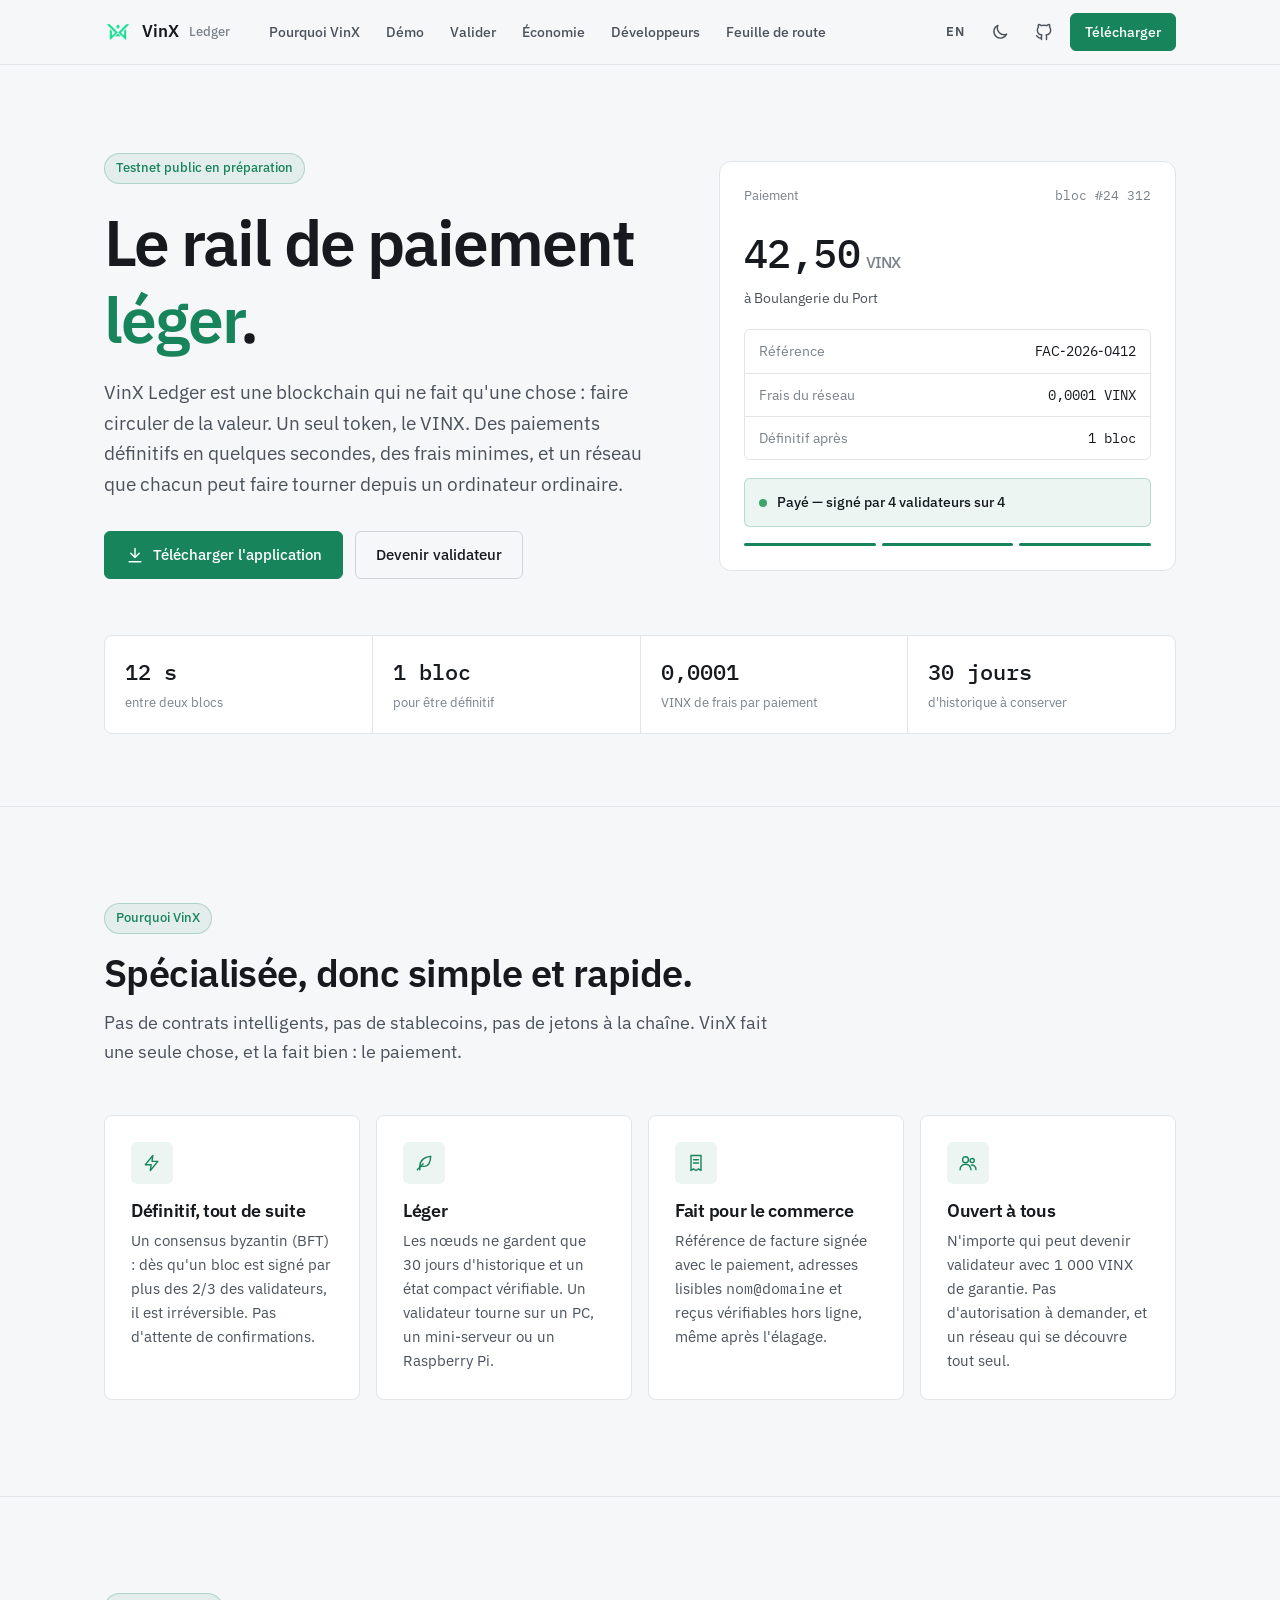
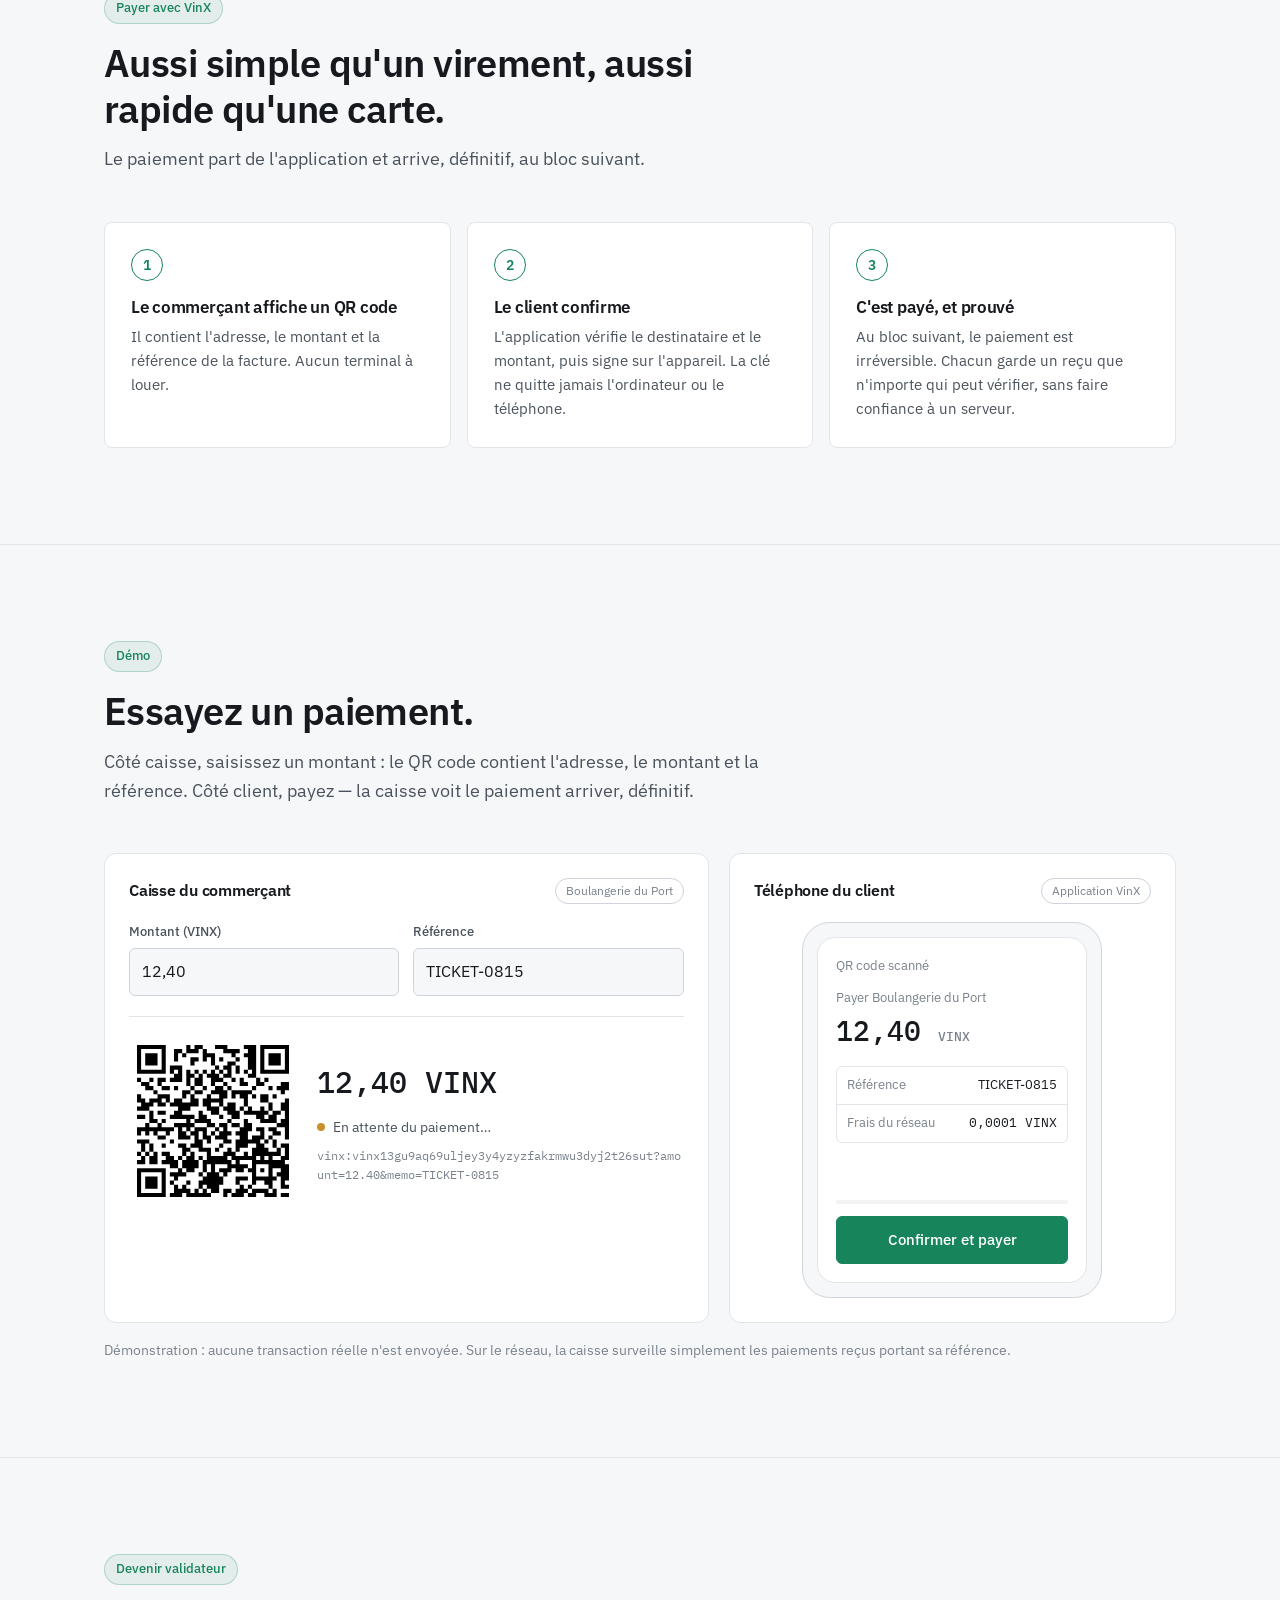
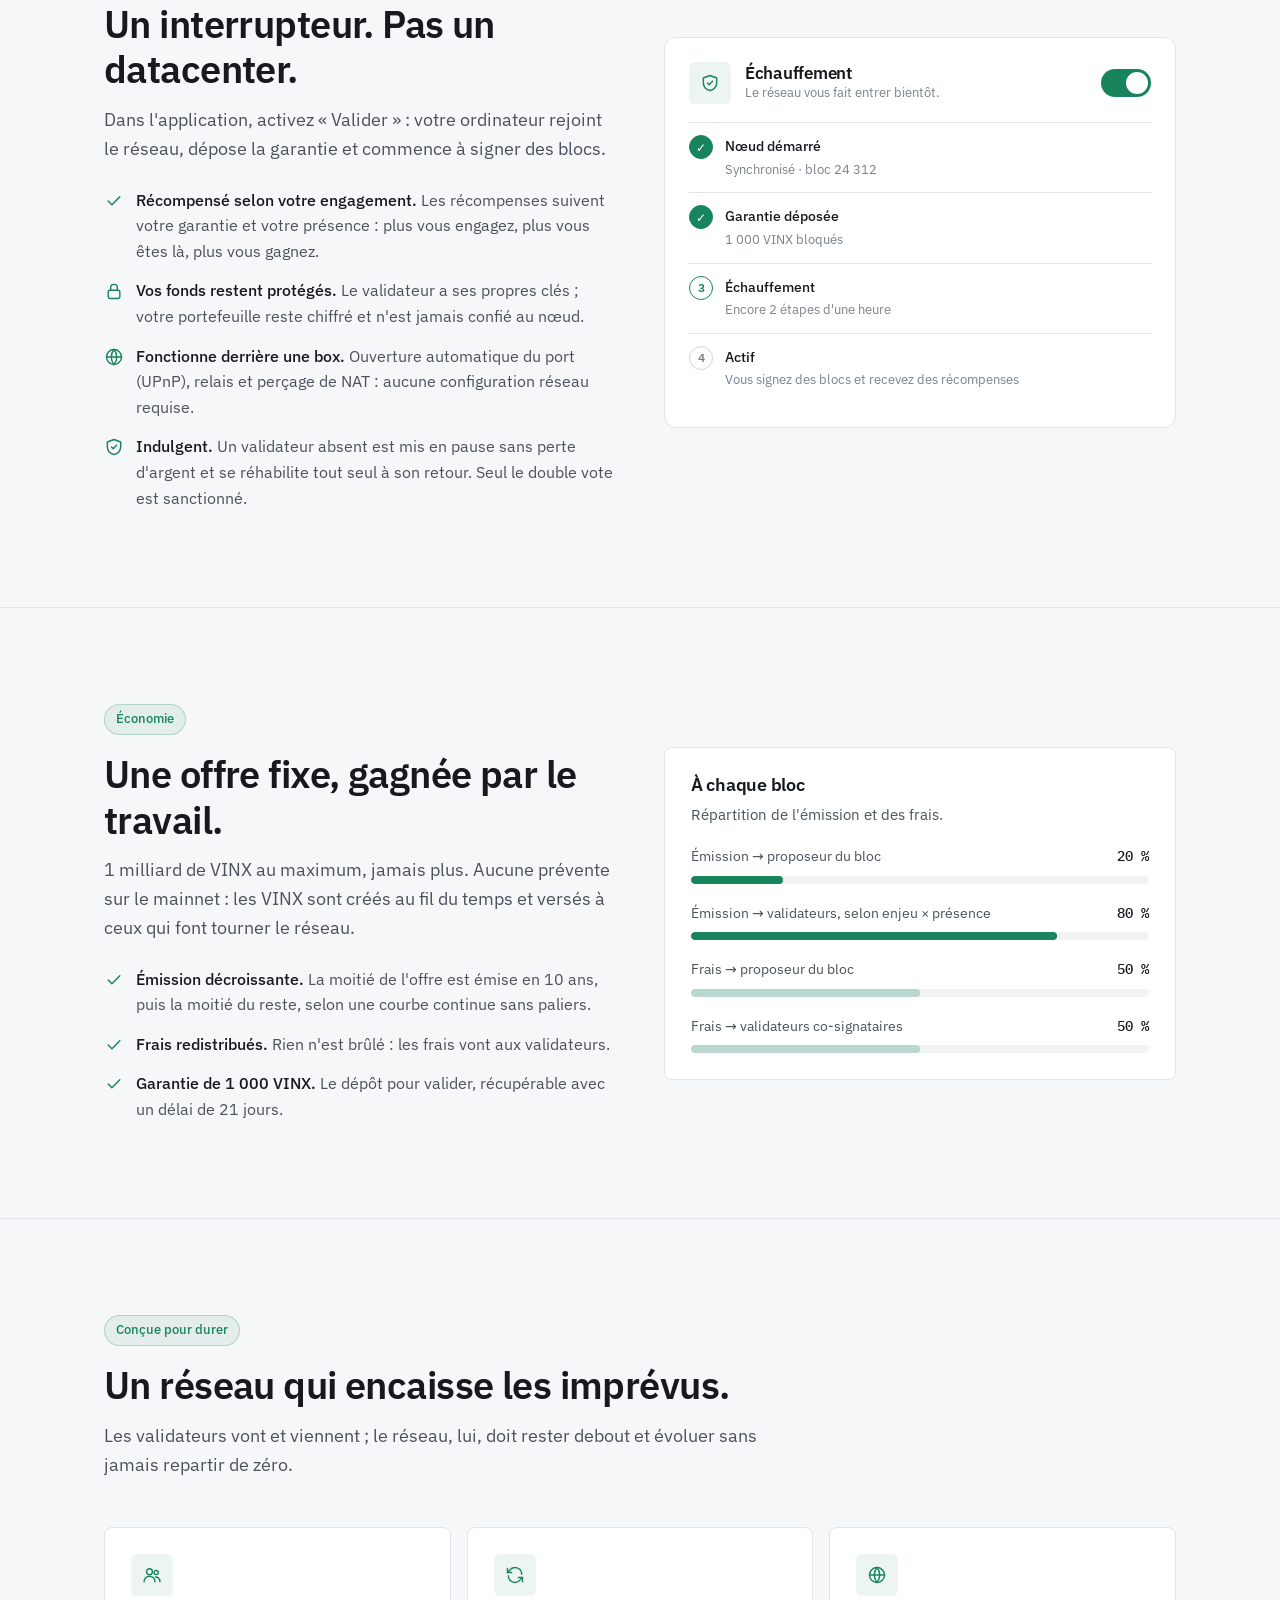
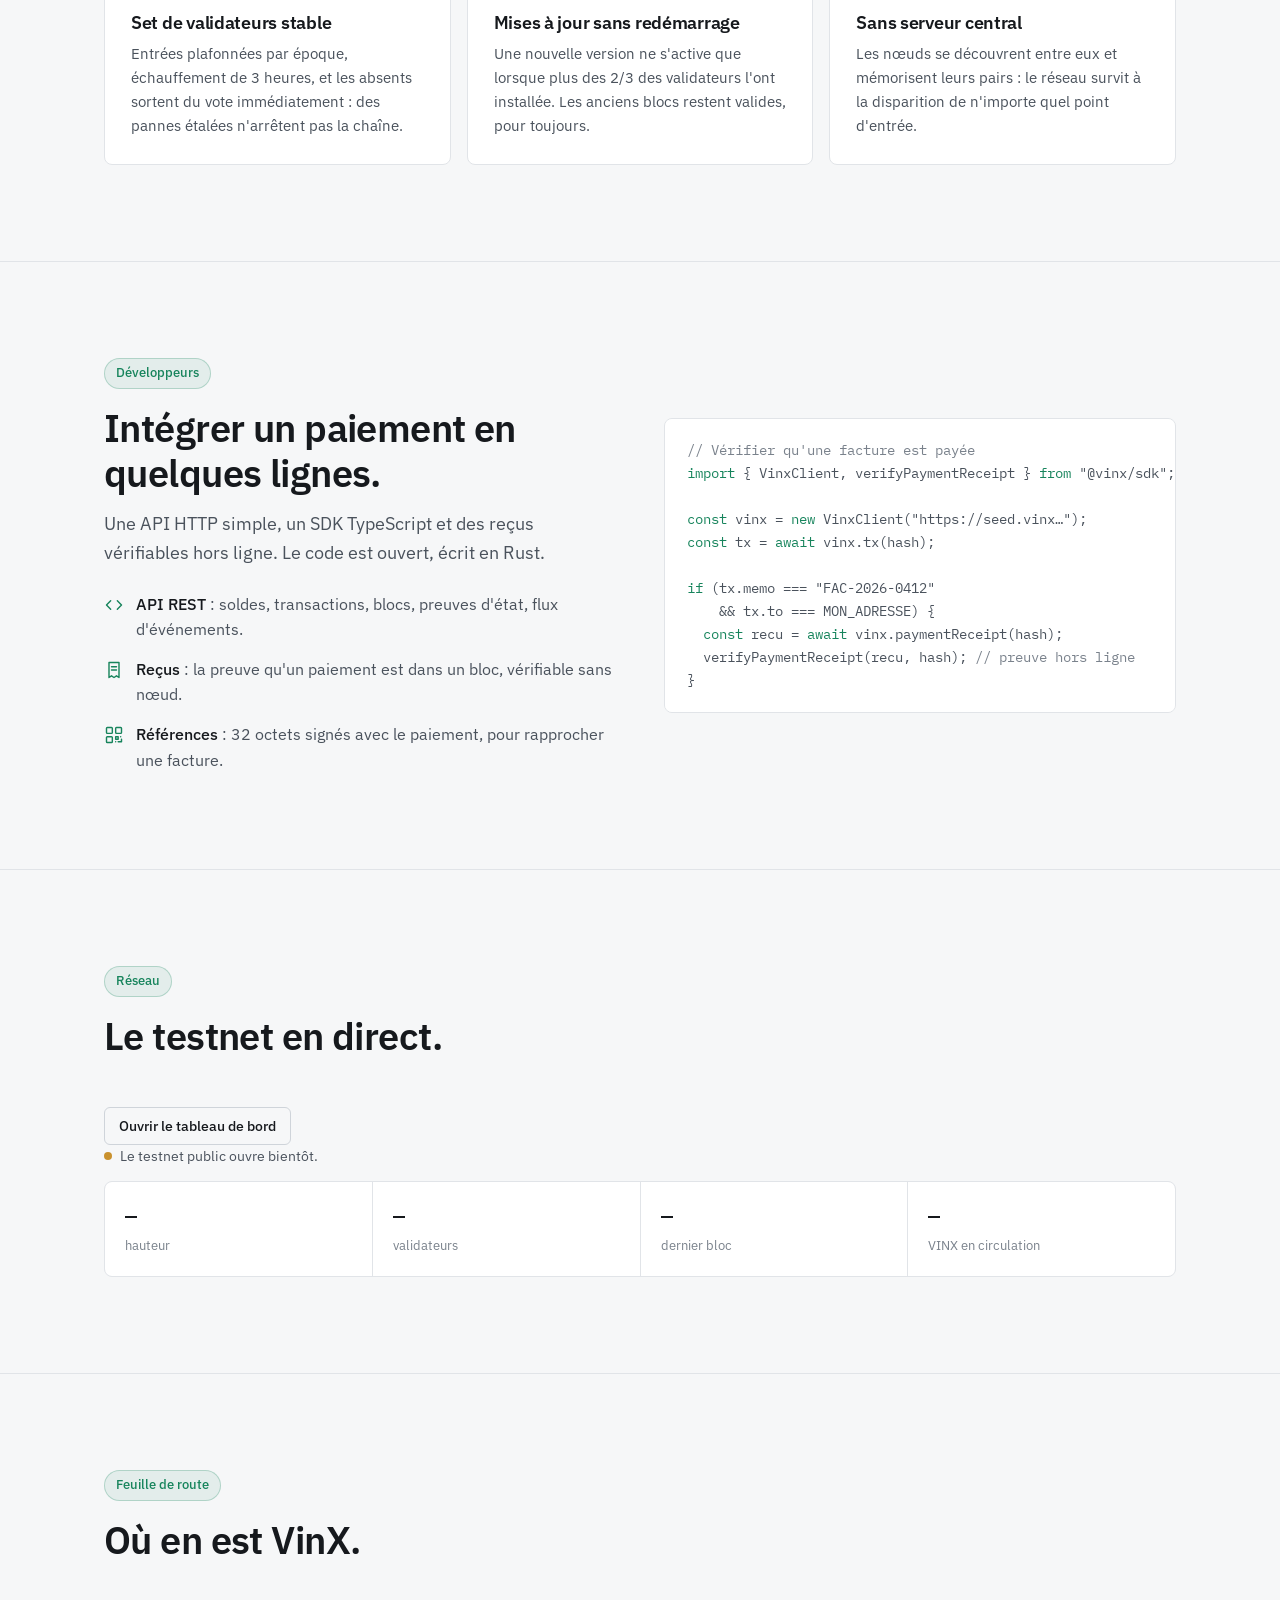
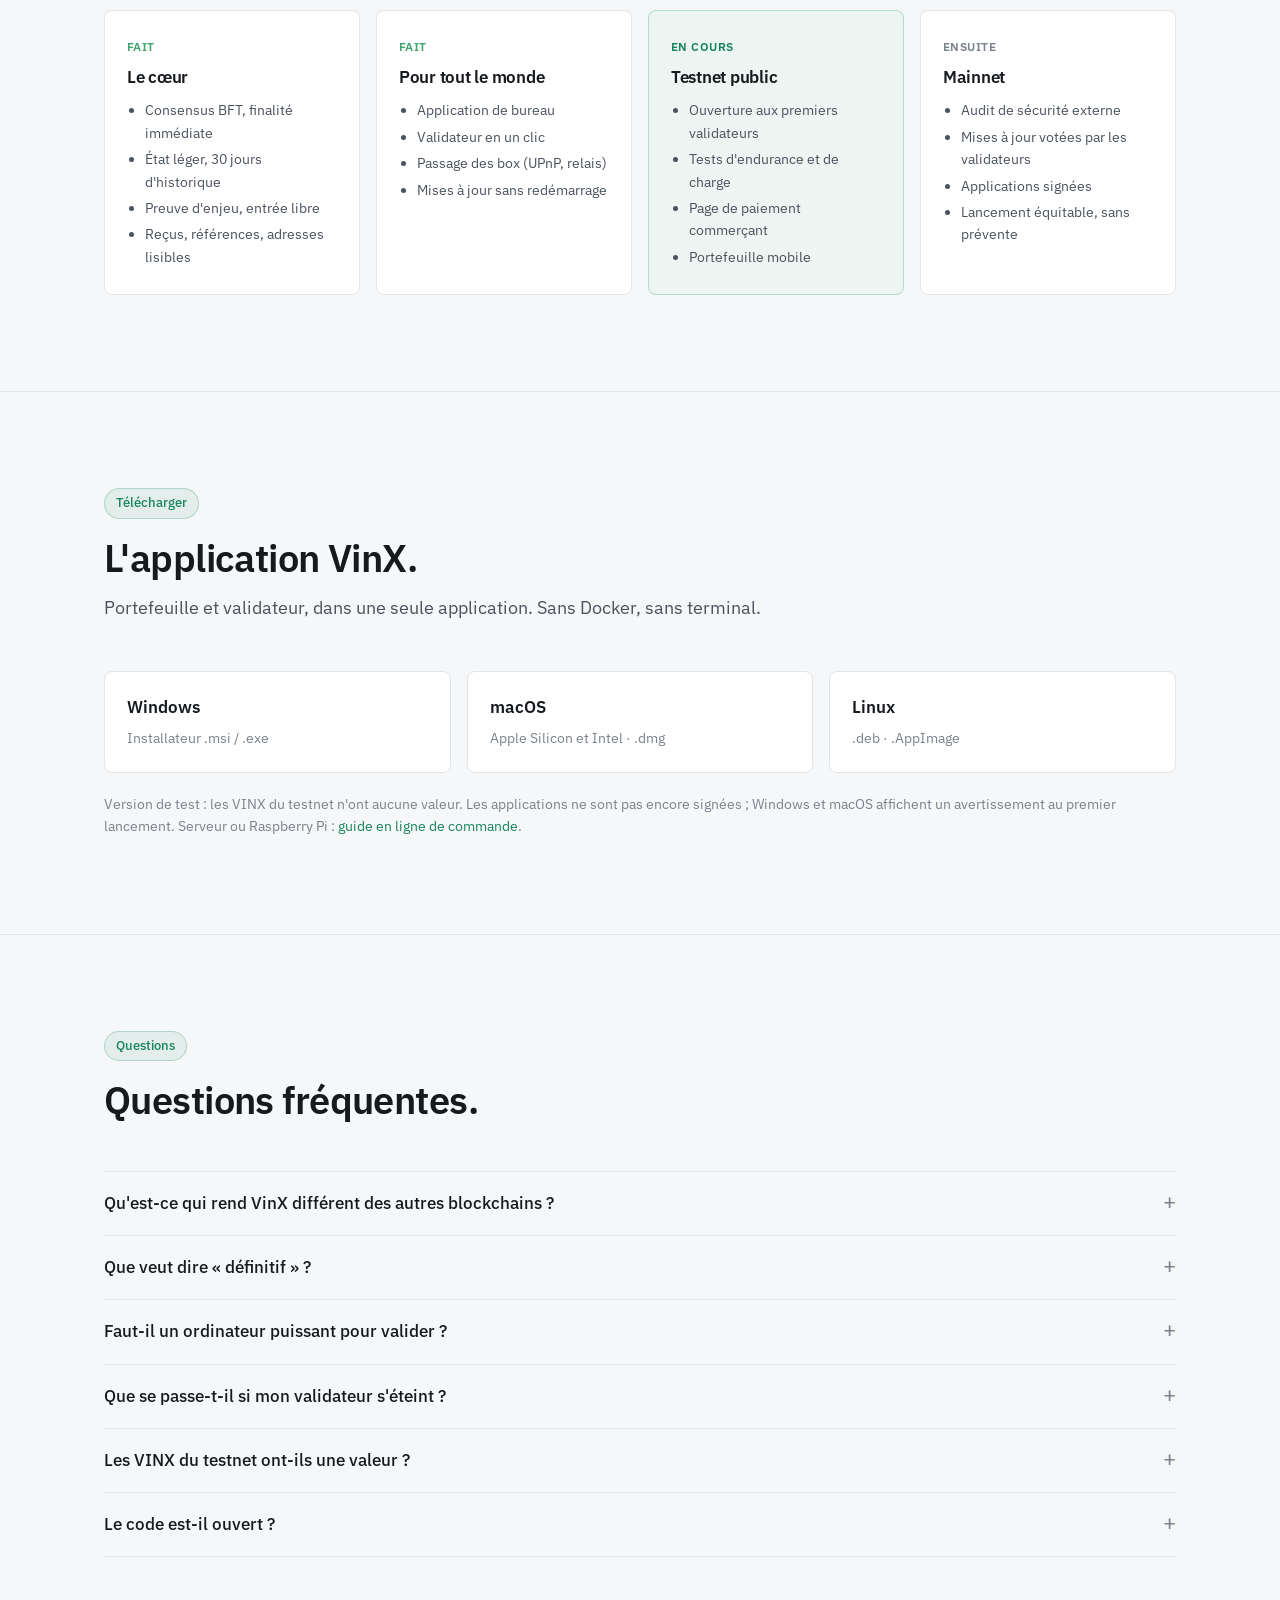
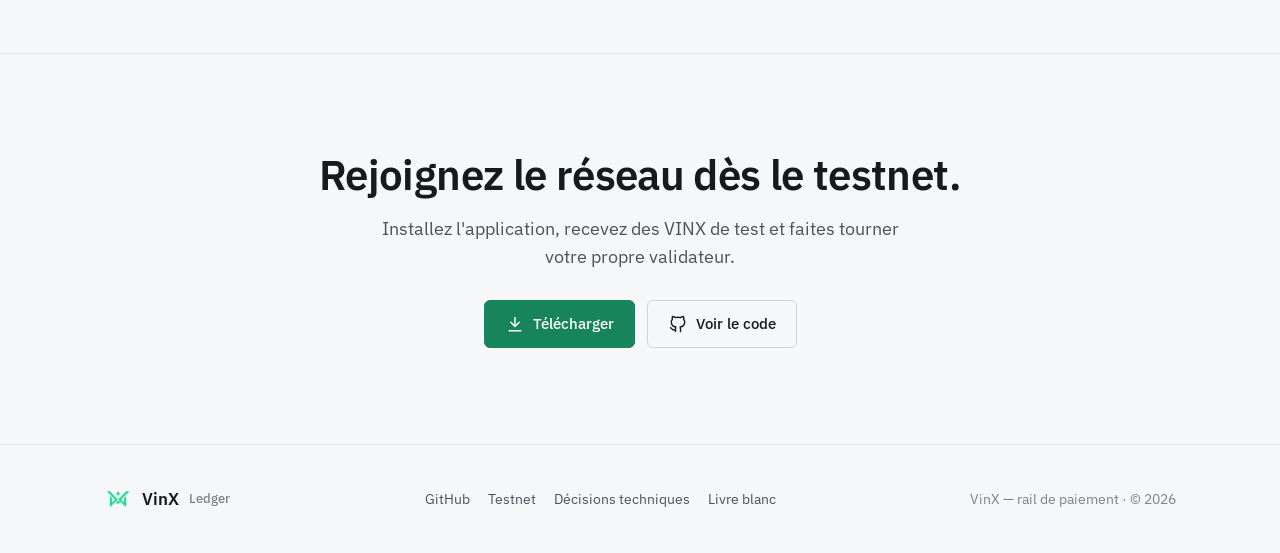
<file: index.html>
<!DOCTYPE html>
<html lang="fr">
<head>
<meta charset="utf-8">
<meta name="viewport" content="width=device-width, initial-scale=1">
<title>VinX Ledger — le rail de paiement léger</title>
<meta name="description" content="VinX Ledger : une blockchain dédiée au paiement. Un seul token, VINX. Paiements définitifs en quelques secondes, frais minimes, validateurs ouverts à tous depuis un ordinateur ordinaire.">
<meta property="og:title" content="VinX Ledger — le rail de paiement léger">
<meta property="og:description" content="Un seul token, une seule fonction : payer. Définitif en quelques secondes, validable depuis chez soi.">
<meta property="og:image" content="assets/logo.png">
<link rel="icon" type="image/png" href="assets/favicon.png">
<link rel="alternate" hreflang="fr" href="https://haitodann.github.io/VinX_web/">
<link rel="alternate" hreflang="en" href="https://haitodann.github.io/VinX_web/en/">
<link rel="stylesheet" href="style.css">
<script>try{var t=localStorage.getItem('vinx-theme');if(t)document.documentElement.dataset.theme=t}catch(e){}</script>
</head>
<body>
<svg width="0" height="0" style="position:absolute" aria-hidden="true">
  <symbol id="i-bolt" viewBox="0 0 24 24"><path d="M13 3 4 14h7l-1 7 9-11h-7z"/></symbol>
  <symbol id="i-feather" viewBox="0 0 24 24"><path d="M20 4c-7 0-13 5-13 12v4"/><path d="M7 16h6c4 0 7-5 7-12"/><path d="M4 20l7-7"/></symbol>
  <symbol id="i-receipt" viewBox="0 0 24 24"><path d="M6 3h12v18l-3-2-3 2-3-2-3 2z"/><path d="M9 8h6M9 12h6"/></symbol>
  <symbol id="i-users" viewBox="0 0 24 24"><circle cx="9" cy="8" r="3.5"/><path d="M2.5 20a6.5 6.5 0 0 1 13 0"/><circle cx="17" cy="9" r="2.5"/><path d="M16 14.5a5 5 0 0 1 5.5 5.5"/></symbol>
  <symbol id="i-check" viewBox="0 0 24 24"><path d="m5 12 4.5 4.5L19 7"/></symbol>
  <symbol id="i-shield" viewBox="0 0 24 24"><path d="M12 3l8 3v6c0 4.5-3.4 8.3-8 9-4.6-.7-8-4.5-8-9V6z"/><path d="m9 12 2 2 4-4"/></symbol>
  <symbol id="i-refresh" viewBox="0 0 24 24"><path d="M20 11a8 8 0 0 0-14.5-4.5L3 9"/><path d="M3 4v5h5"/><path d="M4 13a8 8 0 0 0 14.5 4.5L21 15"/><path d="M21 20v-5h-5"/></symbol>
  <symbol id="i-globe" viewBox="0 0 24 24"><circle cx="12" cy="12" r="9"/><path d="M3 12h18M12 3a14 14 0 0 1 0 18M12 3a14 14 0 0 0 0 18"/></symbol>
  <symbol id="i-code" viewBox="0 0 24 24"><path d="m8 7-5 5 5 5M16 7l5 5-5 5"/></symbol>
  <symbol id="i-qr" viewBox="0 0 24 24"><rect x="3" y="3" width="7" height="7" rx="1"/><rect x="14" y="3" width="7" height="7" rx="1"/><rect x="3" y="14" width="7" height="7" rx="1"/><path d="M14 14h3v3h-3zM20 14v.01M14 20h.01M17 20h4v-3"/></symbol>
  <symbol id="i-lock" viewBox="0 0 24 24"><rect x="5" y="11" width="14" height="10" rx="2"/><path d="M8 11V8a4 4 0 0 1 8 0v3"/></symbol>
  <symbol id="i-moon" viewBox="0 0 24 24"><path d="M20 14.5A8 8 0 0 1 9.5 4a8 8 0 1 0 10.5 10.5z"/></symbol>
  <symbol id="i-menu" viewBox="0 0 24 24"><path d="M4 7h16M4 12h16M4 17h16"/></symbol>
  <symbol id="i-dl" viewBox="0 0 24 24"><path d="M12 4v11M7 10l5 5 5-5M5 20h14"/></symbol>
  <symbol id="i-github" viewBox="0 0 24 24"><path d="M9 19c-4 1.5-4-2-6-2.5M15 21v-3.5c0-1 .1-1.4-.5-2 2.8-.3 5.5-1.4 5.5-6a4.6 4.6 0 0 0-1.3-3.2 4.2 4.2 0 0 0-.1-3.2s-1.1-.3-3.5 1.3a12 12 0 0 0-6.2 0C6.5 2.8 5.4 3.1 5.4 3.1a4.2 4.2 0 0 0-.1 3.2A4.6 4.6 0 0 0 4 9.5c0 4.6 2.7 5.7 5.5 6-.6.6-.6 1.2-.5 2V21"/></symbol>
</svg>

<header>
  <div class="wrap bar">
    <a class="brand" href="#top"><img src="assets/logo.png" alt="">VinX <small>Ledger</small></a>
    <nav class="main" id="nav">
      <a href="#pourquoi">Pourquoi VinX</a>
      <a href="#demo">Démo</a>
      <a href="#valider">Valider</a>
      <a href="#economie">Économie</a>
      <a href="#developpeurs">Développeurs</a>
      <a href="#feuille-de-route">Feuille de route</a>
    </nav>
    <div class="right">
      <a class="icon-btn lang" href="en/" hreflang="en" title="English">EN</a>
      <button class="icon-btn" id="theme" title="Thème clair / sombre" aria-label="Changer de thème"><svg class="i"><use href="#i-moon"/></svg></button>
      <a class="icon-btn" href="https://github.com/HaitoDann/VinX-Ledger" title="Code source" aria-label="Code source sur GitHub"><svg class="i"><use href="#i-github"/></svg></a>
      <a class="btn small" href="#telecharger">Télécharger</a>
      <button class="icon-btn menu-btn" id="menu" aria-label="Menu"><svg class="i"><use href="#i-menu"/></svg></button>
    </div>
  </div>
</header>

<main id="top">
  <!-- ── Héros ─────────────────────────────────────────────────────────── -->
  <section class="hero">
    <div class="wrap">
      <div class="hero-grid">
        <div>
          <span class="eyebrow">Testnet public en préparation</span>
          <h1>Le rail de paiement <em>léger</em>.</h1>
          <p class="lead">VinX Ledger est une blockchain qui ne fait qu'une chose : faire circuler de la valeur.
            Un seul token, le VINX. Des paiements définitifs en quelques secondes, des frais minimes,
            et un réseau que chacun peut faire tourner depuis un ordinateur ordinaire.</p>
          <div class="ctas">
            <a class="btn" href="#telecharger"><svg class="i"><use href="#i-dl"/></svg>Télécharger l'application</a>
            <a class="btn ghost" href="#valider">Devenir validateur</a>
          </div>
        </div>
        <div class="pay" aria-label="Exemple de paiement">
          <div class="pay-top"><span>Paiement</span><span class="mono">bloc #24 312</span></div>
          <div class="pay-amount">42,50<small>VINX</small></div>
          <div class="pay-to">à Boulangerie du Port</div>
          <div class="pay-rows">
            <div><span>Référence</span><span>FAC-2026-0412</span></div>
            <div><span>Frais du réseau</span><span class="mono">0,0001 VINX</span></div>
            <div><span>Définitif après</span><span class="mono">1 bloc</span></div>
          </div>
          <div class="pay-status"><span class="dot"></span>Payé — signé par 4 validateurs sur 4</div>
          <div class="pay-steps"><i></i><i></i><i></i></div>
        </div>
      </div>
      <div class="facts">
        <div><b>12 s</b><span>entre deux blocs</span></div>
        <div><b>1 bloc</b><span>pour être définitif</span></div>
        <div><b>0,0001</b><span>VINX de frais par paiement</span></div>
        <div><b>30 jours</b><span>d'historique à conserver</span></div>
      </div>
    </div>
  </section>

  <!-- ── Pourquoi ──────────────────────────────────────────────────────── -->
  <section id="pourquoi">
    <div class="wrap">
      <div class="section-head">
        <span class="eyebrow">Pourquoi VinX</span>
        <h2>Spécialisée, donc simple et rapide.</h2>
        <p>Pas de contrats intelligents, pas de stablecoins, pas de jetons à la chaîne. VinX fait une
          seule chose, et la fait bien : le paiement.</p>
      </div>
      <div class="grid g4">
        <div class="card"><div class="ico"><svg class="i"><use href="#i-bolt"/></svg></div>
          <h3>Définitif, tout de suite</h3>
          <p>Un consensus byzantin (BFT) : dès qu'un bloc est signé par plus des 2/3 des validateurs, il est irréversible. Pas d'attente de confirmations.</p></div>
        <div class="card"><div class="ico"><svg class="i"><use href="#i-feather"/></svg></div>
          <h3>Léger</h3>
          <p>Les nœuds ne gardent que 30 jours d'historique et un état compact vérifiable. Un validateur tourne sur un PC, un mini-serveur ou un Raspberry Pi.</p></div>
        <div class="card"><div class="ico"><svg class="i"><use href="#i-receipt"/></svg></div>
          <h3>Fait pour le commerce</h3>
          <p>Référence de facture signée avec le paiement, adresses lisibles <span class="mono">nom@domaine</span> et reçus vérifiables hors ligne, même après l'élagage.</p></div>
        <div class="card"><div class="ico"><svg class="i"><use href="#i-users"/></svg></div>
          <h3>Ouvert à tous</h3>
          <p>N'importe qui peut devenir validateur avec 1 000 VINX de garantie. Pas d'autorisation à demander, et un réseau qui se découvre tout seul.</p></div>
      </div>
    </div>
  </section>

  <!-- ── Paiement ──────────────────────────────────────────────────────── -->
  <section id="paiement">
    <div class="wrap">
      <div class="section-head">
        <span class="eyebrow">Payer avec VinX</span>
        <h2>Aussi simple qu'un virement, aussi rapide qu'une carte.</h2>
        <p>Le paiement part de l'application et arrive, définitif, au bloc suivant.</p>
      </div>
      <div class="steps">
        <div class="step"><h3>Le commerçant affiche un QR code</h3>
          <p>Il contient l'adresse, le montant et la référence de la facture. Aucun terminal à louer.</p></div>
        <div class="step"><h3>Le client confirme</h3>
          <p>L'application vérifie le destinataire et le montant, puis signe sur l'appareil. La clé ne quitte jamais l'ordinateur ou le téléphone.</p></div>
        <div class="step"><h3>C'est payé, et prouvé</h3>
          <p>Au bloc suivant, le paiement est irréversible. Chacun garde un reçu que n'importe qui peut vérifier, sans faire confiance à un serveur.</p></div>
      </div>
    </div>
  </section>

  <!-- ── Démo de paiement ─────────────────────────────────────────────── -->
  <section id="demo">
    <div class="wrap">
      <div class="section-head">
        <span class="eyebrow">Démo</span>
        <h2>Essayez un paiement.</h2>
        <p>Côté caisse, saisissez un montant : le QR code contient l'adresse, le montant et la référence. Côté client, payez — la caisse voit le paiement arriver, définitif.</p>
      </div>
      <div class="demo">
        <div class="panel">
          <div class="panel-head"><h3>Caisse du commerçant</h3><span class="tag">Boulangerie du Port</span></div>
          <div class="fields">
            <div><label class="field" for="d-amount">Montant (VINX)</label><input class="input mono" id="d-amount" value="12,40" inputmode="decimal"></div>
            <div><label class="field" for="d-ref">Référence</label><input class="input" id="d-ref" value="TICKET-0815" maxlength="32"></div>
          </div>
          <div class="till">
            <div class="qr-box" id="d-qr"><div class="paid">Payé ✓</div></div>
            <div>
              <div class="till-amount" id="d-till-amount">12,40 VINX</div>
              <div class="till-state" id="d-till-state"><span class="dot"></span><span id="d-till-txt">En attente du paiement…</span></div>
              <div class="uri" id="d-uri"></div>
            </div>
          </div>
        </div>
        <div class="panel">
          <div class="panel-head"><h3>Téléphone du client</h3><span class="tag">Application VinX</span></div>
          <div class="phone"><div class="screen" id="d-screen"></div></div>
        </div>
      </div>
      <p class="demo-note" id="d-note">Démonstration : aucune transaction réelle n'est envoyée. Sur le réseau, la caisse surveille simplement les paiements reçus portant sa référence.</p>
    </div>
  </section>

  <!-- ── Valider ───────────────────────────────────────────────────────── -->
  <section id="valider">
    <div class="wrap split">
      <div>
        <span class="eyebrow">Devenir validateur</span>
        <h2 style="font-size:clamp(28px,3.4vw,38px);margin-top:16px">Un interrupteur. Pas un datacenter.</h2>
        <p style="color:var(--dim);font-size:18px;margin-top:14px">Dans l'application, activez « Valider » : votre ordinateur rejoint le réseau, dépose la garantie et commence à signer des blocs.</p>
        <ul class="list">
          <li><svg class="i"><use href="#i-check"/></svg><span><b>Récompensé selon votre engagement.</b> Les récompenses suivent votre garantie et votre présence : plus vous engagez, plus vous êtes là, plus vous gagnez.</span></li>
          <li><svg class="i"><use href="#i-lock"/></svg><span><b>Vos fonds restent protégés.</b> Le validateur a ses propres clés ; votre portefeuille reste chiffré et n'est jamais confié au nœud.</span></li>
          <li><svg class="i"><use href="#i-globe"/></svg><span><b>Fonctionne derrière une box.</b> Ouverture automatique du port (UPnP), relais et perçage de NAT : aucune configuration réseau requise.</span></li>
          <li><svg class="i"><use href="#i-shield"/></svg><span><b>Indulgent.</b> Un validateur absent est mis en pause sans perte d'argent et se réhabilite tout seul à son retour. Seul le double vote est sanctionné.</span></li>
        </ul>
      </div>
      <div class="val" aria-label="Aperçu de la page Valider">
        <div class="val-head">
          <div class="ico"><svg class="i"><use href="#i-shield"/></svg></div>
          <div><h3>Échauffement</h3><p>Le réseau vous fait entrer bientôt.</p></div>
          <span class="switch" aria-hidden="true"></span>
        </div>
        <div class="track">
          <div class="done"><span class="n">✓</span><div><b>Nœud démarré</b><span>Synchronisé · bloc 24 312</span></div></div>
          <div class="done"><span class="n">✓</span><div><b>Garantie déposée</b><span>1 000 VINX bloqués</span></div></div>
          <div class="now"><span class="n">3</span><div><b>Échauffement</b><span>Encore 2 étapes d'une heure</span></div></div>
          <div><span class="n">4</span><div><b>Actif</b><span>Vous signez des blocs et recevez des récompenses</span></div></div>
        </div>
      </div>
    </div>
  </section>

  <!-- ── Économie ──────────────────────────────────────────────────────── -->
  <section id="economie">
    <div class="wrap split">
      <div>
        <span class="eyebrow">Économie</span>
        <h2 style="font-size:clamp(28px,3.4vw,38px);margin-top:16px">Une offre fixe, gagnée par le travail.</h2>
        <p style="color:var(--dim);font-size:18px;margin-top:14px">1 milliard de VINX au maximum, jamais plus. Aucune prévente sur le mainnet : les VINX
          sont créés au fil du temps et versés à ceux qui font tourner le réseau.</p>
        <ul class="list">
          <li><svg class="i"><use href="#i-check"/></svg><span><b>Émission décroissante.</b> La moitié de l'offre est émise en 10 ans, puis la moitié du reste, selon une courbe continue sans paliers.</span></li>
          <li><svg class="i"><use href="#i-check"/></svg><span><b>Frais redistribués.</b> Rien n'est brûlé : les frais vont aux validateurs.</span></li>
          <li><svg class="i"><use href="#i-check"/></svg><span><b>Garantie de 1 000 VINX.</b> Le dépôt pour valider, récupérable avec un délai de 21 jours.</span></li>
        </ul>
      </div>
      <div class="card">
        <h3 style="margin-top:0">À chaque bloc</h3>
        <p>Répartition de l'émission et des frais.</p>
        <div class="bars">
          <div class="bar-row"><div class="lbl"><span>Émission → proposeur du bloc</span><b>20 %</b></div><div class="meter"><i style="width:20%"></i></div></div>
          <div class="bar-row"><div class="lbl"><span>Émission → validateurs, selon enjeu × présence</span><b>80 %</b></div><div class="meter"><i style="width:80%"></i></div></div>
          <div class="bar-row"><div class="lbl"><span>Frais → proposeur du bloc</span><b>50 %</b></div><div class="meter"><i class="alt" style="width:50%"></i></div></div>
          <div class="bar-row"><div class="lbl"><span>Frais → validateurs co-signataires</span><b>50 %</b></div><div class="meter"><i class="alt" style="width:50%"></i></div></div>
        </div>
      </div>
    </div>
  </section>

  <!-- ── Fiabilité ─────────────────────────────────────────────────────── -->
  <section id="fiabilite">
    <div class="wrap">
      <div class="section-head">
        <span class="eyebrow">Conçue pour durer</span>
        <h2>Un réseau qui encaisse les imprévus.</h2>
        <p>Les validateurs vont et viennent ; le réseau, lui, doit rester debout et évoluer sans jamais repartir de zéro.</p>
      </div>
      <div class="grid g3">
        <div class="card"><div class="ico"><svg class="i"><use href="#i-users"/></svg></div>
          <h3>Set de validateurs stable</h3>
          <p>Entrées plafonnées par époque, échauffement de 3 heures, et les absents sortent du vote immédiatement : des pannes étalées n'arrêtent pas la chaîne.</p></div>
        <div class="card"><div class="ico"><svg class="i"><use href="#i-refresh"/></svg></div>
          <h3>Mises à jour sans redémarrage</h3>
          <p>Une nouvelle version ne s'active que lorsque plus des 2/3 des validateurs l'ont installée. Les anciens blocs restent valides, pour toujours.</p></div>
        <div class="card"><div class="ico"><svg class="i"><use href="#i-globe"/></svg></div>
          <h3>Sans serveur central</h3>
          <p>Les nœuds se découvrent entre eux et mémorisent leurs pairs : le réseau survit à la disparition de n'importe quel point d'entrée.</p></div>
      </div>
    </div>
  </section>

  <!-- ── Développeurs ──────────────────────────────────────────────────── -->
  <section id="developpeurs">
    <div class="wrap split">
      <div>
        <span class="eyebrow">Développeurs</span>
        <h2 style="font-size:clamp(28px,3.4vw,38px);margin-top:16px">Intégrer un paiement en quelques lignes.</h2>
        <p style="color:var(--dim);font-size:18px;margin-top:14px">Une API HTTP simple, un SDK TypeScript et des reçus vérifiables hors ligne. Le code est ouvert, écrit en Rust.</p>
        <ul class="list">
          <li><svg class="i"><use href="#i-code"/></svg><span><b>API REST</b> : soldes, transactions, blocs, preuves d'état, flux d'événements.</span></li>
          <li><svg class="i"><use href="#i-receipt"/></svg><span><b>Reçus</b> : la preuve qu'un paiement est dans un bloc, vérifiable sans nœud.</span></li>
          <li><svg class="i"><use href="#i-qr"/></svg><span><b>Références</b> : 32 octets signés avec le paiement, pour rapprocher une facture.</span></li>
        </ul>
      </div>
      <pre aria-label="Exemple de code"><span class="c">// Vérifier qu'une facture est payée</span>
<span class="k">import</span> { VinxClient, verifyPaymentReceipt } <span class="k">from</span> "@vinx/sdk";

<span class="k">const</span> vinx = <span class="k">new</span> VinxClient("https://seed.vinx…");
<span class="k">const</span> tx = <span class="k">await</span> vinx.tx(hash);

<span class="k">if</span> (tx.memo === "FAC-2026-0412"
    &amp;&amp; tx.to === MON_ADRESSE) {
  <span class="k">const</span> recu = <span class="k">await</span> vinx.paymentReceipt(hash);
  verifyPaymentReceipt(recu, hash); <span class="c">// preuve hors ligne</span>
}</pre>
    </div>
  </section>

  <!-- ── Réseau en direct ──────────────────────────────────────────────── -->
  <section id="reseau">
    <div class="wrap">
      <div class="section-head">
        <span class="eyebrow">Réseau</span>
        <h2>Le testnet en direct.</h2>
      </div>
      <p><a class="btn ghost small" href="reseau.html">Ouvrir le tableau de bord</a></p>
      <div class="live-state" id="live-state"><span class="dot"></span><span id="live-txt">Le testnet public ouvre bientôt.</span></div>
      <div class="live">
        <div><b id="l-height">—</b><span>hauteur</span></div>
        <div><b id="l-vals">—</b><span>validateurs</span></div>
        <div><b id="l-block">—</b><span>dernier bloc</span></div>
        <div><b id="l-supply">—</b><span>VINX en circulation</span></div>
      </div>
    </div>
  </section>

  <!-- ── Feuille de route ──────────────────────────────────────────────── -->
  <section id="feuille-de-route">
    <div class="wrap">
      <div class="section-head">
        <span class="eyebrow">Feuille de route</span>
        <h2>Où en est VinX.</h2>
      </div>
      <div class="road">
        <div class="phase done"><span class="tag">Fait</span><h3>Le cœur</h3>
          <ul><li>Consensus BFT, finalité immédiate</li><li>État léger, 30 jours d'historique</li><li>Preuve d'enjeu, entrée libre</li><li>Reçus, références, adresses lisibles</li></ul></div>
        <div class="phase done"><span class="tag">Fait</span><h3>Pour tout le monde</h3>
          <ul><li>Application de bureau</li><li>Validateur en un clic</li><li>Passage des box (UPnP, relais)</li><li>Mises à jour sans redémarrage</li></ul></div>
        <div class="phase now"><span class="tag">En cours</span><h3>Testnet public</h3>
          <ul><li>Ouverture aux premiers validateurs</li><li>Tests d'endurance et de charge</li><li>Page de paiement commerçant</li><li>Portefeuille mobile</li></ul></div>
        <div class="phase"><span class="tag">Ensuite</span><h3>Mainnet</h3>
          <ul><li>Audit de sécurité externe</li><li>Mises à jour votées par les validateurs</li><li>Applications signées</li><li>Lancement équitable, sans prévente</li></ul></div>
      </div>
    </div>
  </section>

  <!-- ── Téléchargements ───────────────────────────────────────────────── -->
  <section id="telecharger">
    <div class="wrap">
      <div class="section-head">
        <span class="eyebrow">Télécharger</span>
        <h2>L'application VinX.</h2>
        <p>Portefeuille et validateur, dans une seule application. Sans Docker, sans terminal.</p>
      </div>
      <div class="dl">
        <a href="https://github.com/HaitoDann/VinX-Ledger/releases/latest"><b>Windows</b><span>Installateur .msi / .exe</span></a>
        <a href="https://github.com/HaitoDann/VinX-Ledger/releases/latest"><b>macOS</b><span>Apple Silicon et Intel · .dmg</span></a>
        <a href="https://github.com/HaitoDann/VinX-Ledger/releases/latest"><b>Linux</b><span>.deb · .AppImage</span></a>
      </div>
      <p class="note">Version de test : les VINX du testnet n'ont aucune valeur. Les applications ne sont pas encore signées ;
        Windows et macOS affichent un avertissement au premier lancement.
        Serveur ou Raspberry Pi : <a href="https://github.com/HaitoDann/VinX-Ledger/blob/main/TESTNET.md">guide en ligne de commande</a>.</p>
    </div>
  </section>

  <!-- ── FAQ ───────────────────────────────────────────────────────────── -->
  <section id="faq">
    <div class="wrap">
      <div class="section-head">
        <span class="eyebrow">Questions</span>
        <h2>Questions fréquentes.</h2>
      </div>
      <details><summary>Qu'est-ce qui rend VinX différent des autres blockchains ?</summary>
        <p>VinX ne fait que du paiement. Sans contrats intelligents ni jetons multiples, le protocole reste petit, les nœuds restent légers et chaque paiement est définitif au bloc suivant. C'est un rail, pas une plateforme.</p></details>
      <details><summary>Que veut dire « définitif » ?</summary>
        <p>Un bloc n'est ajouté que s'il est signé par plus des 2/3 de la puissance de vote. Une fois ajouté, il ne peut plus être annulé : pas de réorganisation, pas de confirmations à attendre.</p></details>
      <details><summary>Faut-il un ordinateur puissant pour valider ?</summary>
        <p>Non. Les nœuds ne conservent que 30 jours de blocs et un état compact. Un PC de bureau, un mini-serveur ou un Raspberry Pi suffisent ; il faut surtout qu'il reste allumé et connecté.</p></details>
      <details><summary>Que se passe-t-il si mon validateur s'éteint ?</summary>
        <p>Il est mis en pause : il sort du vote, sans perdre d'argent, et ne touche plus de récompenses. À son retour, il se réhabilite tout seul et réintègre le réseau.</p></details>
      <details><summary>Les VINX du testnet ont-ils une valeur ?</summary>
        <p>Non. Le testnet sert à éprouver le réseau ; ses VINX sont distribués gratuitement par le faucet et n'ont aucune valeur.</p></details>
      <details><summary>Le code est-il ouvert ?</summary>
        <p>Oui, il est public sur GitHub, écrit en Rust. Les décisions de conception sont documentées dans des ADR (Architecture Decision Records).</p></details>
    </div>
  </section>

  <!-- ── Appel final ───────────────────────────────────────────────────── -->
  <section class="cta">
    <div class="wrap">
      <h2>Rejoignez le réseau dès le testnet.</h2>
      <p>Installez l'application, recevez des VINX de test et faites tourner votre propre validateur.</p>
      <div class="ctas">
        <a class="btn" href="#telecharger"><svg class="i"><use href="#i-dl"/></svg>Télécharger</a>
        <a class="btn ghost" href="https://github.com/HaitoDann/VinX-Ledger"><svg class="i"><use href="#i-github"/></svg>Voir le code</a>
      </div>
    </div>
  </section>
</main>

<footer>
  <div class="wrap">
    <a class="brand" href="#top"><img src="assets/logo.png" alt="">VinX <small>Ledger</small></a>
    <nav>
      <a href="https://github.com/HaitoDann/VinX-Ledger">GitHub</a>
      <a href="https://github.com/HaitoDann/VinX-Ledger/blob/main/TESTNET.md">Testnet</a>
      <a href="https://github.com/HaitoDann/VinX-Ledger/tree/main/docs/adr">Décisions techniques</a>
      <a href="https://github.com/HaitoDann/VinX-Ledger/blob/main/whitepaper.md">Livre blanc</a>
    </nav>
    <span>VinX — rail de paiement · © 2026</span>
  </div>
</footer>

<script src="assets/qrcode.js"></script>
<script src="config.js"></script>
<script src="demo.js"></script>
<script src="site.js"></script>
</body>
</html>
</file>
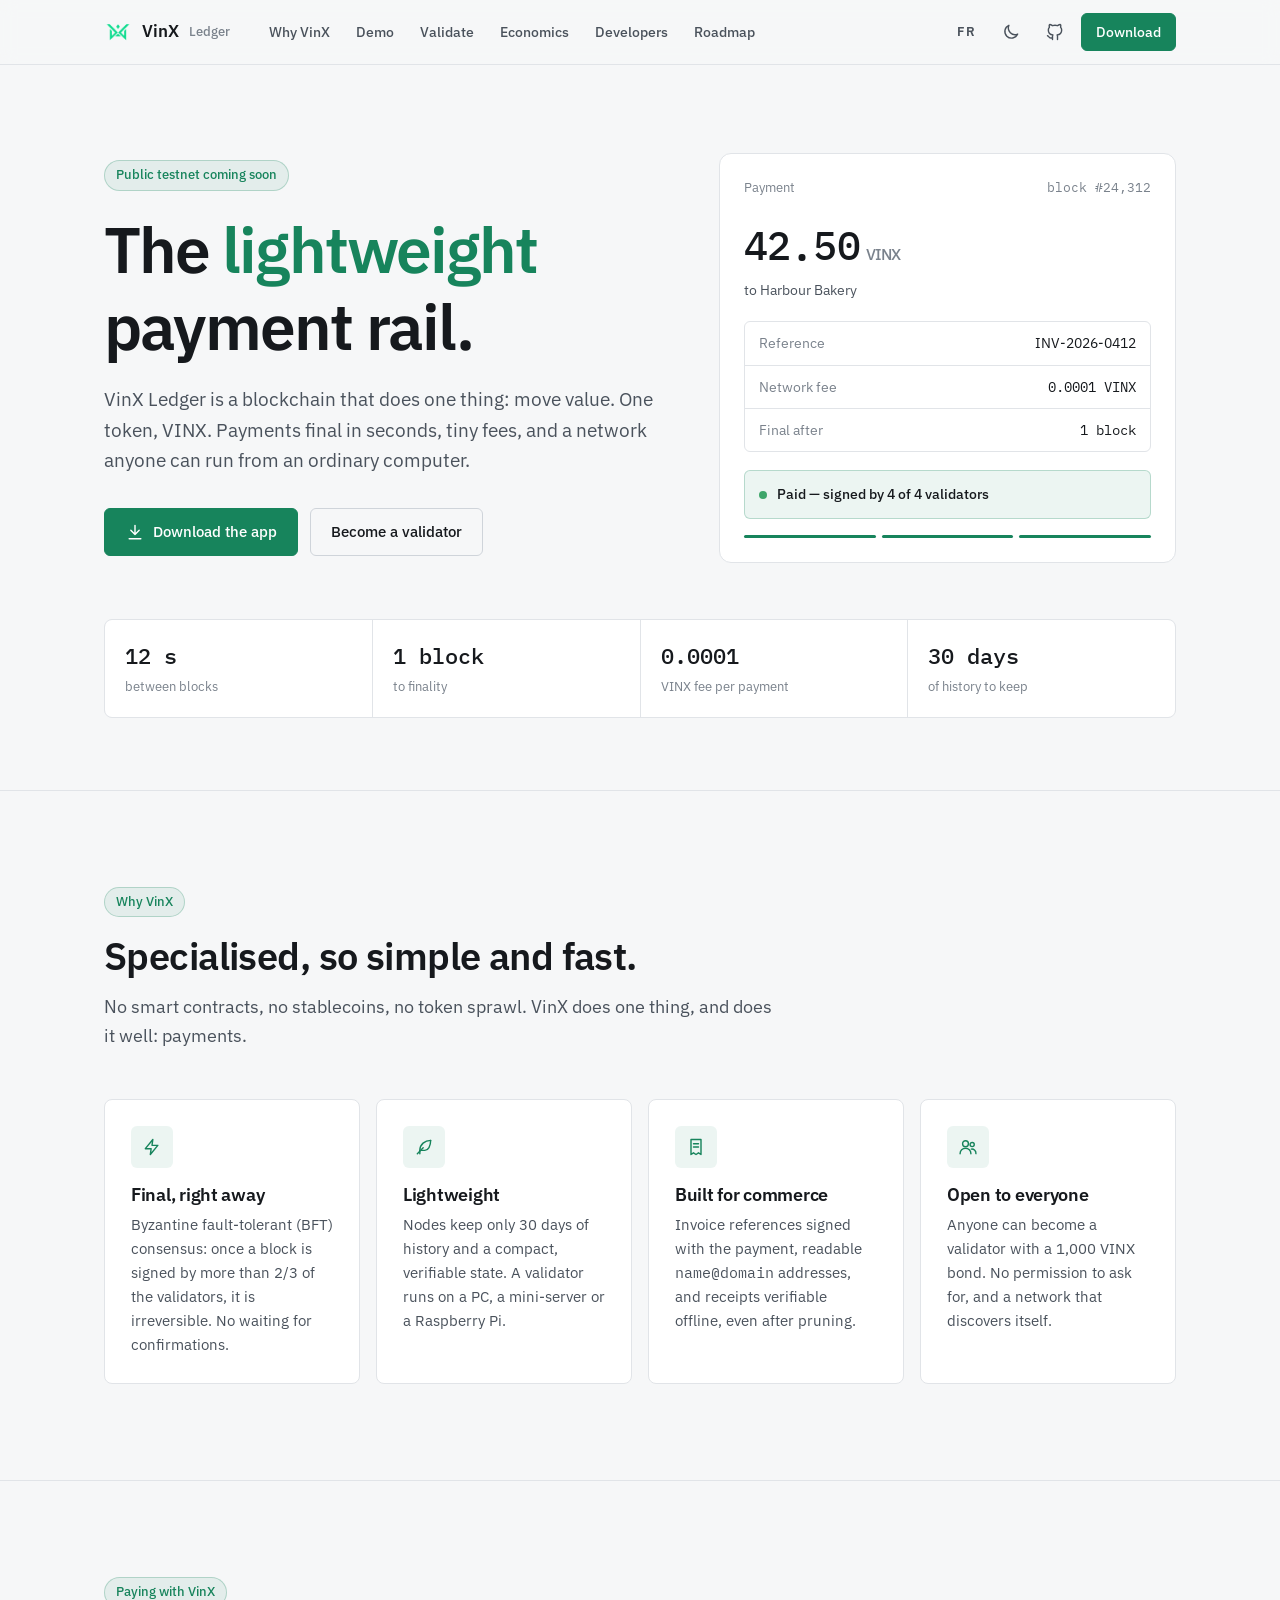
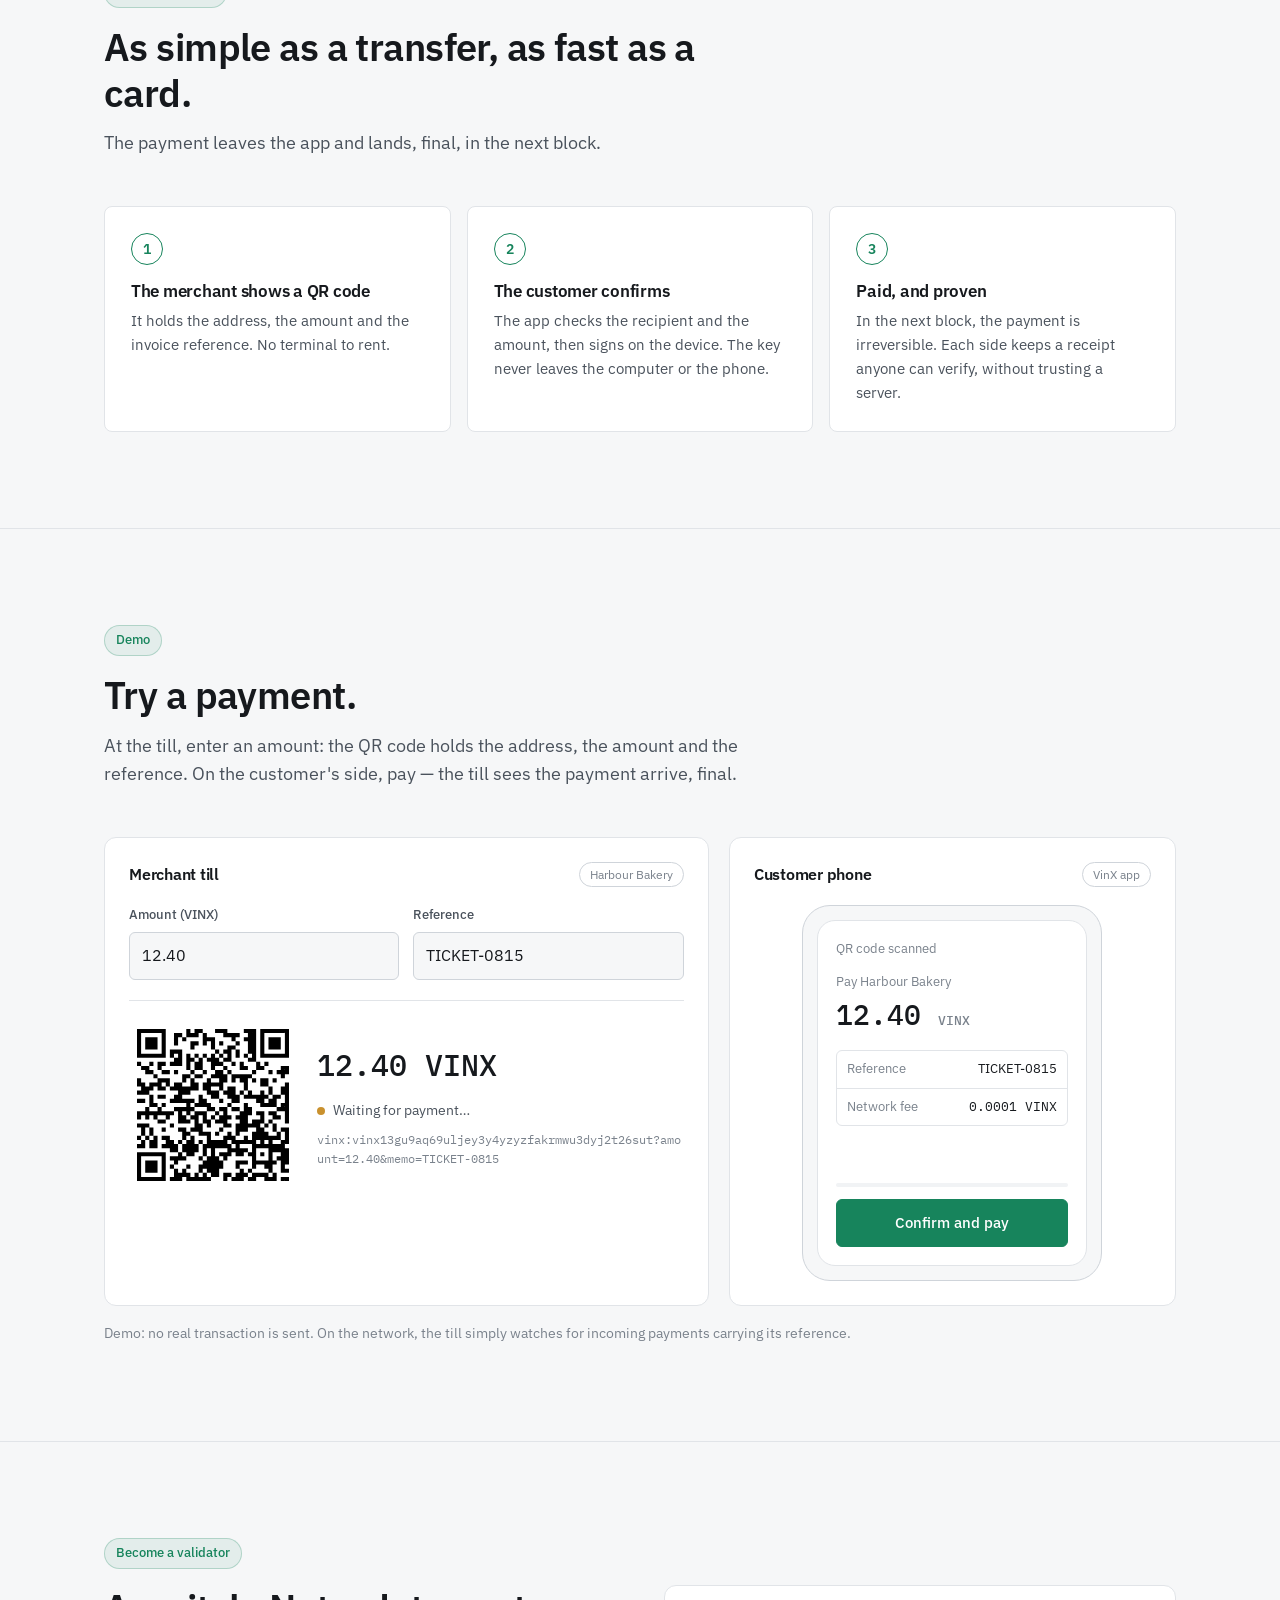
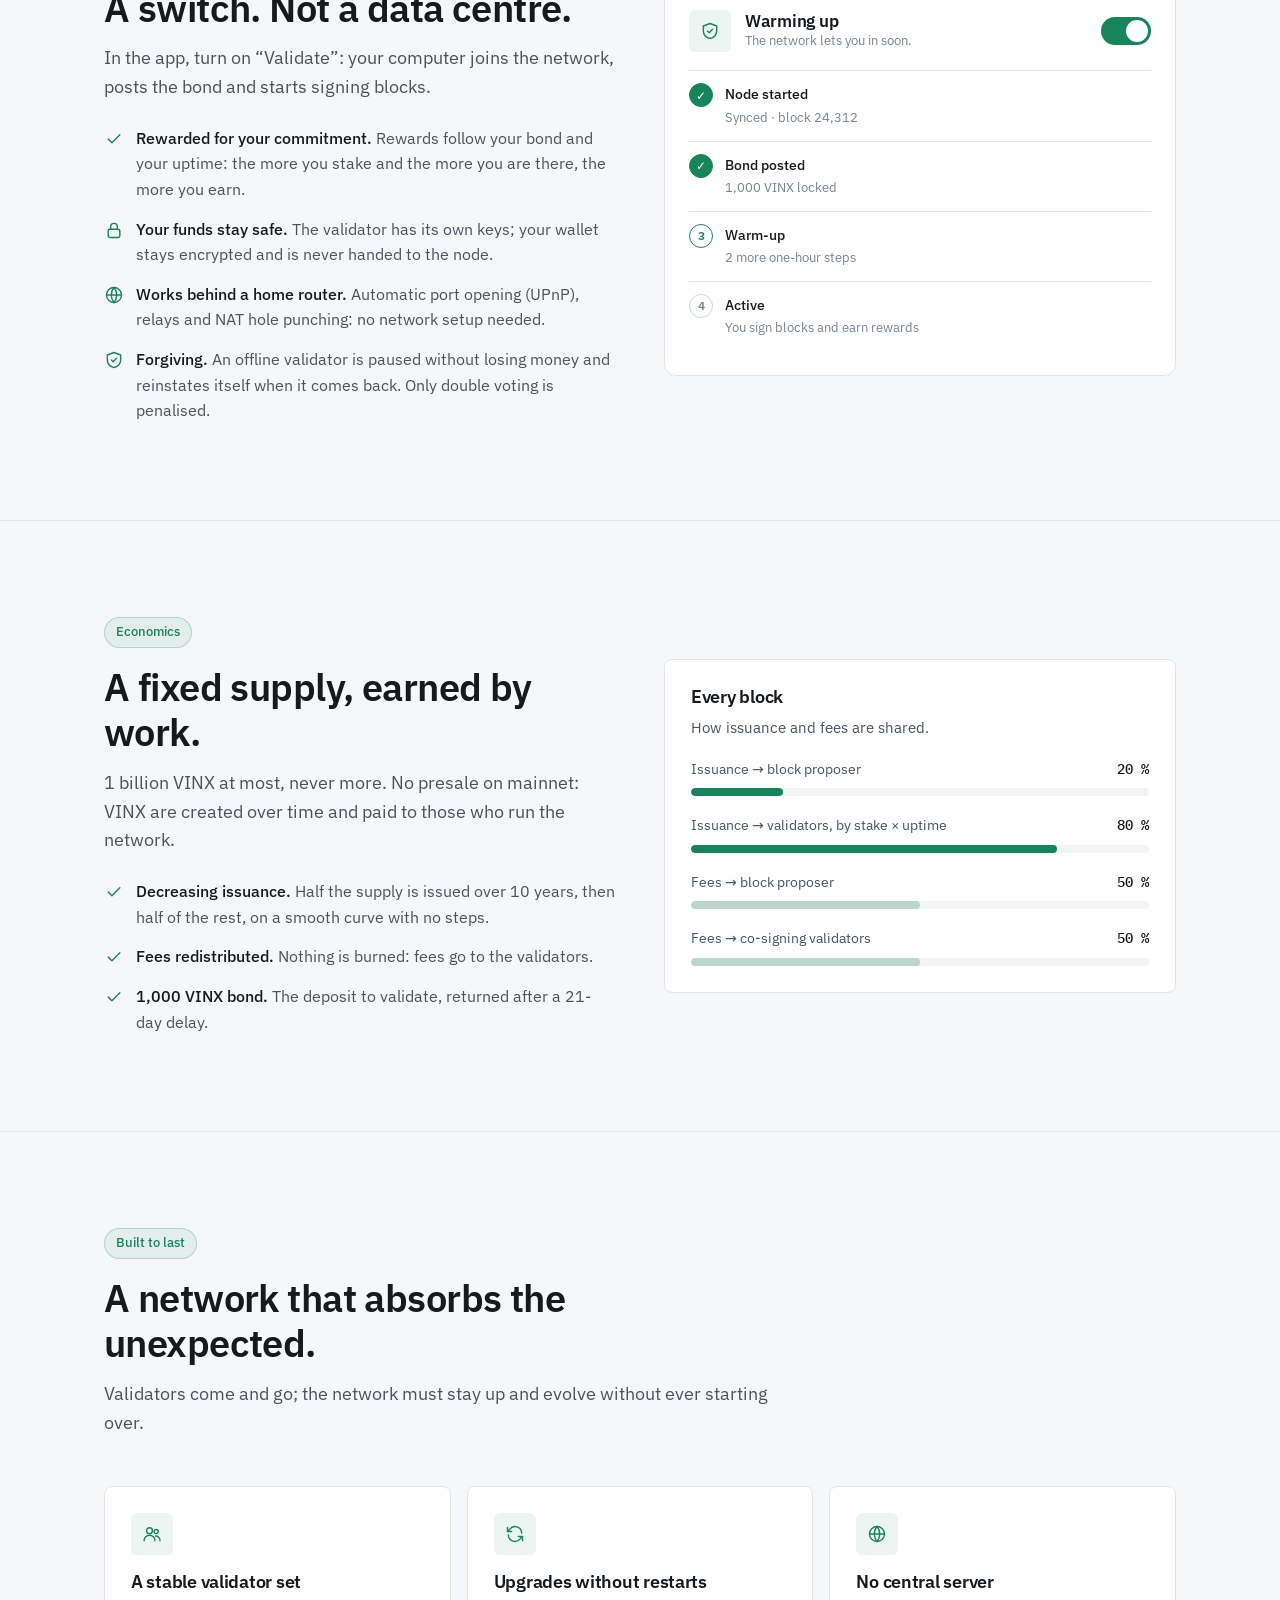
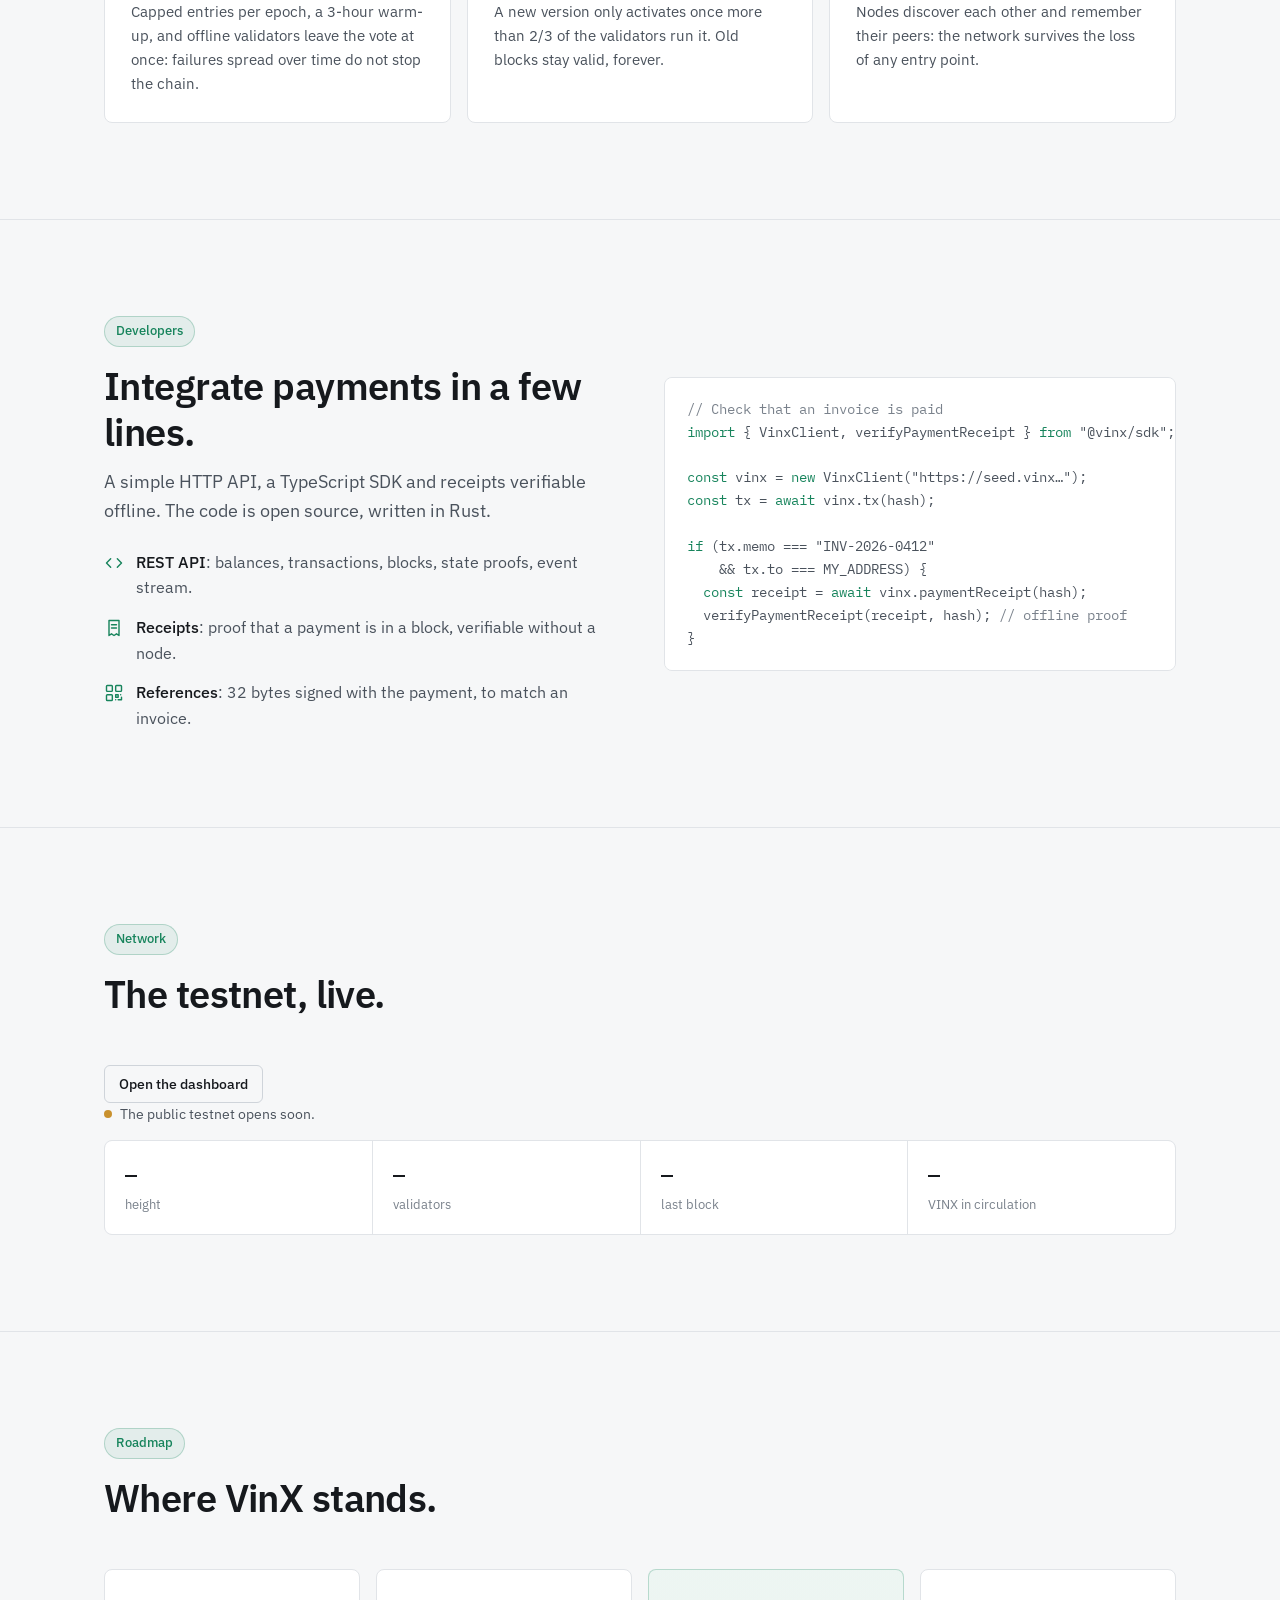
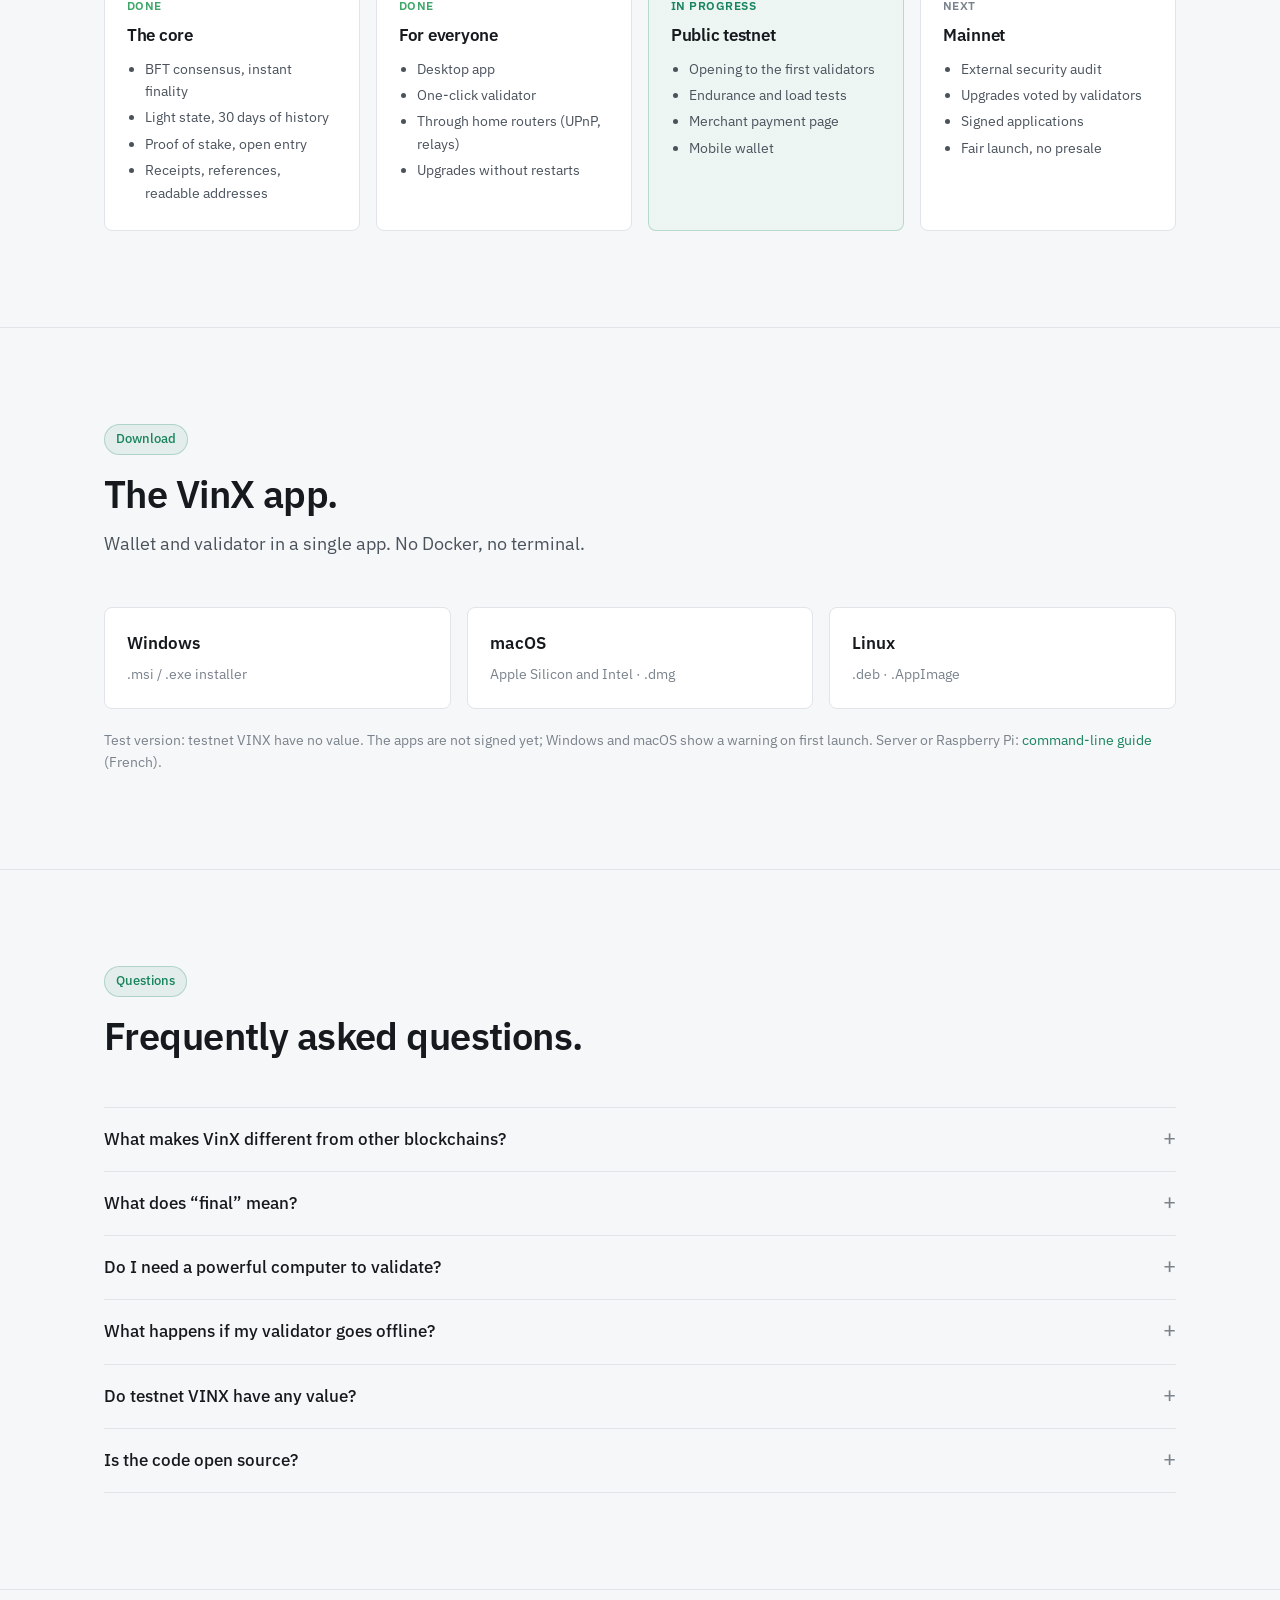
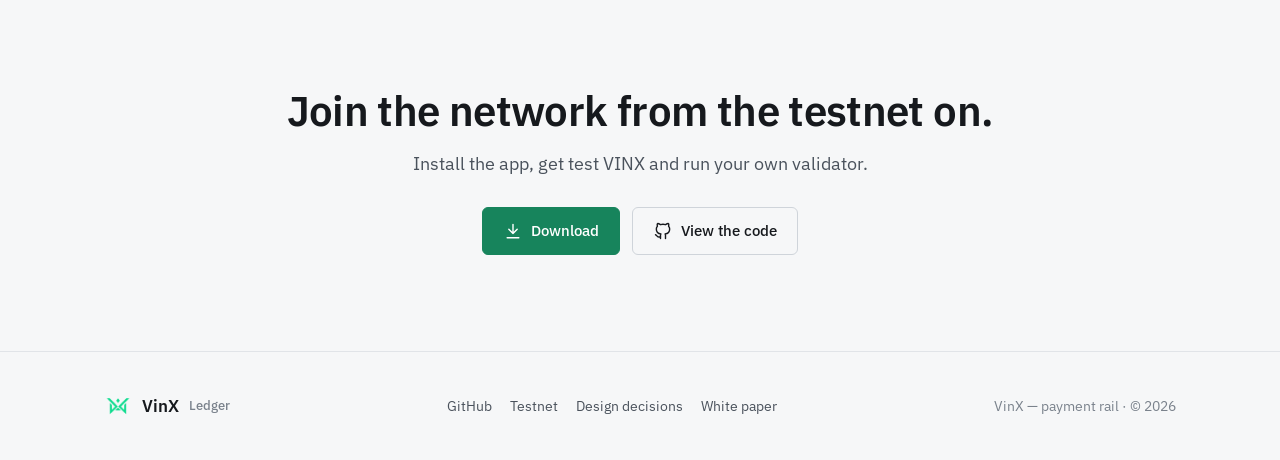
<file: en/index.html>
<!DOCTYPE html>
<html lang="en">
<head>
<meta charset="utf-8">
<meta name="viewport" content="width=device-width, initial-scale=1">
<title>VinX Ledger — the lightweight payment rail</title>
<meta name="description" content="VinX Ledger: a blockchain built for payments. One token, VINX. Payments final in seconds, tiny fees, and validators open to anyone on an ordinary computer.">
<meta property="og:title" content="VinX Ledger — the lightweight payment rail">
<meta property="og:description" content="One token, one job: payments. Final in seconds, validated from home.">
<meta property="og:image" content="../assets/logo.png">
<link rel="icon" type="image/png" href="../assets/favicon.png">
<link rel="alternate" hreflang="fr" href="https://haitodann.github.io/VinX_web/">
<link rel="alternate" hreflang="en" href="https://haitodann.github.io/VinX_web/en/">
<link rel="stylesheet" href="../style.css">
<script>try{var t=localStorage.getItem('vinx-theme');if(t)document.documentElement.dataset.theme=t}catch(e){}</script>
</head>
<body>
<svg width="0" height="0" style="position:absolute" aria-hidden="true">
  <symbol id="i-bolt" viewBox="0 0 24 24"><path d="M13 3 4 14h7l-1 7 9-11h-7z"/></symbol>
  <symbol id="i-feather" viewBox="0 0 24 24"><path d="M20 4c-7 0-13 5-13 12v4"/><path d="M7 16h6c4 0 7-5 7-12"/><path d="M4 20l7-7"/></symbol>
  <symbol id="i-receipt" viewBox="0 0 24 24"><path d="M6 3h12v18l-3-2-3 2-3-2-3 2z"/><path d="M9 8h6M9 12h6"/></symbol>
  <symbol id="i-users" viewBox="0 0 24 24"><circle cx="9" cy="8" r="3.5"/><path d="M2.5 20a6.5 6.5 0 0 1 13 0"/><circle cx="17" cy="9" r="2.5"/><path d="M16 14.5a5 5 0 0 1 5.5 5.5"/></symbol>
  <symbol id="i-check" viewBox="0 0 24 24"><path d="m5 12 4.5 4.5L19 7"/></symbol>
  <symbol id="i-shield" viewBox="0 0 24 24"><path d="M12 3l8 3v6c0 4.5-3.4 8.3-8 9-4.6-.7-8-4.5-8-9V6z"/><path d="m9 12 2 2 4-4"/></symbol>
  <symbol id="i-refresh" viewBox="0 0 24 24"><path d="M20 11a8 8 0 0 0-14.5-4.5L3 9"/><path d="M3 4v5h5"/><path d="M4 13a8 8 0 0 0 14.5 4.5L21 15"/><path d="M21 20v-5h-5"/></symbol>
  <symbol id="i-globe" viewBox="0 0 24 24"><circle cx="12" cy="12" r="9"/><path d="M3 12h18M12 3a14 14 0 0 1 0 18M12 3a14 14 0 0 0 0 18"/></symbol>
  <symbol id="i-code" viewBox="0 0 24 24"><path d="m8 7-5 5 5 5M16 7l5 5-5 5"/></symbol>
  <symbol id="i-qr" viewBox="0 0 24 24"><rect x="3" y="3" width="7" height="7" rx="1"/><rect x="14" y="3" width="7" height="7" rx="1"/><rect x="3" y="14" width="7" height="7" rx="1"/><path d="M14 14h3v3h-3zM20 14v.01M14 20h.01M17 20h4v-3"/></symbol>
  <symbol id="i-lock" viewBox="0 0 24 24"><rect x="5" y="11" width="14" height="10" rx="2"/><path d="M8 11V8a4 4 0 0 1 8 0v3"/></symbol>
  <symbol id="i-moon" viewBox="0 0 24 24"><path d="M20 14.5A8 8 0 0 1 9.5 4a8 8 0 1 0 10.5 10.5z"/></symbol>
  <symbol id="i-menu" viewBox="0 0 24 24"><path d="M4 7h16M4 12h16M4 17h16"/></symbol>
  <symbol id="i-dl" viewBox="0 0 24 24"><path d="M12 4v11M7 10l5 5 5-5M5 20h14"/></symbol>
  <symbol id="i-github" viewBox="0 0 24 24"><path d="M9 19c-4 1.5-4-2-6-2.5M15 21v-3.5c0-1 .1-1.4-.5-2 2.8-.3 5.5-1.4 5.5-6a4.6 4.6 0 0 0-1.3-3.2 4.2 4.2 0 0 0-.1-3.2s-1.1-.3-3.5 1.3a12 12 0 0 0-6.2 0C6.5 2.8 5.4 3.1 5.4 3.1a4.2 4.2 0 0 0-.1 3.2A4.6 4.6 0 0 0 4 9.5c0 4.6 2.7 5.7 5.5 6-.6.6-.6 1.2-.5 2V21"/></symbol>
</svg>

<header>
  <div class="wrap bar">
    <a class="brand" href="#top"><img src="../assets/logo.png" alt="">VinX <small>Ledger</small></a>
    <nav class="main" id="nav">
      <a href="#pourquoi">Why VinX</a>
      <a href="#demo">Demo</a>
      <a href="#valider">Validate</a>
      <a href="#economie">Economics</a>
      <a href="#developpeurs">Developers</a>
      <a href="#feuille-de-route">Roadmap</a>
    </nav>
    <div class="right">
      <a class="icon-btn lang" href="../" hreflang="fr" title="Français">FR</a>
      <button class="icon-btn" id="theme" title="Light / dark theme" aria-label="Switch theme"><svg class="i"><use href="#i-moon"/></svg></button>
      <a class="icon-btn" href="https://github.com/HaitoDann/VinX-Ledger" title="Source code" aria-label="Source code on GitHub"><svg class="i"><use href="#i-github"/></svg></a>
      <a class="btn small" href="#telecharger">Download</a>
      <button class="icon-btn menu-btn" id="menu" aria-label="Menu"><svg class="i"><use href="#i-menu"/></svg></button>
    </div>
  </div>
</header>

<main id="top">
  <!-- ── Héros ─────────────────────────────────────────────────────────── -->
  <section class="hero">
    <div class="wrap">
      <div class="hero-grid">
        <div>
          <span class="eyebrow">Public testnet coming soon</span>
          <h1>The <em>lightweight</em> payment rail.</h1>
          <p class="lead">VinX Ledger is a blockchain that does one thing: move value.
            One token, VINX. Payments final in seconds, tiny fees,
            and a network anyone can run from an ordinary computer.</p>
          <div class="ctas">
            <a class="btn" href="#telecharger"><svg class="i"><use href="#i-dl"/></svg>Download the app</a>
            <a class="btn ghost" href="#valider">Become a validator</a>
          </div>
        </div>
        <div class="pay" aria-label="Payment example">
          <div class="pay-top"><span>Payment</span><span class="mono">block #24,312</span></div>
          <div class="pay-amount">42.50<small>VINX</small></div>
          <div class="pay-to">to Harbour Bakery</div>
          <div class="pay-rows">
            <div><span>Reference</span><span>INV-2026-0412</span></div>
            <div><span>Network fee</span><span class="mono">0.0001 VINX</span></div>
            <div><span>Final after</span><span class="mono">1 block</span></div>
          </div>
          <div class="pay-status"><span class="dot"></span>Paid — signed by 4 of 4 validators</div>
          <div class="pay-steps"><i></i><i></i><i></i></div>
        </div>
      </div>
      <div class="facts">
        <div><b>12 s</b><span>between blocks</span></div>
        <div><b>1 block</b><span>to finality</span></div>
        <div><b>0.0001</b><span>VINX fee per payment</span></div>
        <div><b>30 days</b><span>of history to keep</span></div>
      </div>
    </div>
  </section>

  <!-- ── Pourquoi ──────────────────────────────────────────────────────── -->
  <section id="pourquoi">
    <div class="wrap">
      <div class="section-head">
        <span class="eyebrow">Why VinX</span>
        <h2>Specialised, so simple and fast.</h2>
        <p>No smart contracts, no stablecoins, no token sprawl. VinX does one
          thing, and does it well: payments.</p>
      </div>
      <div class="grid g4">
        <div class="card"><div class="ico"><svg class="i"><use href="#i-bolt"/></svg></div>
          <h3>Final, right away</h3>
          <p>Byzantine fault-tolerant (BFT) consensus: once a block is signed by more than 2/3 of the validators, it is irreversible. No waiting for confirmations.</p></div>
        <div class="card"><div class="ico"><svg class="i"><use href="#i-feather"/></svg></div>
          <h3>Lightweight</h3>
          <p>Nodes keep only 30 days of history and a compact, verifiable state. A validator runs on a PC, a mini-server or a Raspberry Pi.</p></div>
        <div class="card"><div class="ico"><svg class="i"><use href="#i-receipt"/></svg></div>
          <h3>Built for commerce</h3>
          <p>Invoice references signed with the payment, readable <span class="mono">name@domain</span> addresses, and receipts verifiable offline, even after pruning.</p></div>
        <div class="card"><div class="ico"><svg class="i"><use href="#i-users"/></svg></div>
          <h3>Open to everyone</h3>
          <p>Anyone can become a validator with a 1,000 VINX bond. No permission to ask for, and a network that discovers itself.</p></div>
      </div>
    </div>
  </section>

  <!-- ── Paiement ──────────────────────────────────────────────────────── -->
  <section id="paiement">
    <div class="wrap">
      <div class="section-head">
        <span class="eyebrow">Paying with VinX</span>
        <h2>As simple as a transfer, as fast as a card.</h2>
        <p>The payment leaves the app and lands, final, in the next block.</p>
      </div>
      <div class="steps">
        <div class="step"><h3>The merchant shows a QR code</h3>
          <p>It holds the address, the amount and the invoice reference. No terminal to rent.</p></div>
        <div class="step"><h3>The customer confirms</h3>
          <p>The app checks the recipient and the amount, then signs on the device. The key never leaves the computer or the phone.</p></div>
        <div class="step"><h3>Paid, and proven</h3>
          <p>In the next block, the payment is irreversible. Each side keeps a receipt anyone can verify, without trusting a server.</p></div>
      </div>
    </div>
  </section>

  <!-- ── Démo de paiement ─────────────────────────────────────────────── -->
  <section id="demo">
    <div class="wrap">
      <div class="section-head">
        <span class="eyebrow">Demo</span>
        <h2>Try a payment.</h2>
        <p>At the till, enter an amount: the QR code holds the address, the amount and the reference. On the customer's side, pay — the till sees the payment arrive, final.</p>
      </div>
      <div class="demo">
        <div class="panel">
          <div class="panel-head"><h3>Merchant till</h3><span class="tag">Harbour Bakery</span></div>
          <div class="fields">
            <div><label class="field" for="d-amount">Amount (VINX)</label><input class="input mono" id="d-amount" value="12.40" inputmode="decimal"></div>
            <div><label class="field" for="d-ref">Reference</label><input class="input" id="d-ref" value="TICKET-0815" maxlength="32"></div>
          </div>
          <div class="till">
            <div class="qr-box" id="d-qr"><div class="paid">Paid ✓</div></div>
            <div>
              <div class="till-amount" id="d-till-amount">12.40 VINX</div>
              <div class="till-state" id="d-till-state"><span class="dot"></span><span id="d-till-txt">Waiting for payment…</span></div>
              <div class="uri" id="d-uri"></div>
            </div>
          </div>
        </div>
        <div class="panel">
          <div class="panel-head"><h3>Customer phone</h3><span class="tag">VinX app</span></div>
          <div class="phone"><div class="screen" id="d-screen"></div></div>
        </div>
      </div>
      <p class="demo-note" id="d-note">Demo: no real transaction is sent. On the network, the till simply watches for incoming payments carrying its reference.</p>
    </div>
  </section>

  <!-- ── Valider ───────────────────────────────────────────────────────── -->
  <section id="valider">
    <div class="wrap split">
      <div>
        <span class="eyebrow">Become a validator</span>
        <h2 style="font-size:clamp(28px,3.4vw,38px);margin-top:16px">A switch. Not a data centre.</h2>
        <p style="color:var(--dim);font-size:18px;margin-top:14px">In the app, turn on “Validate”: your computer joins the network, posts the bond and starts signing blocks.</p>
        <ul class="list">
          <li><svg class="i"><use href="#i-check"/></svg><span><b>Rewarded for your commitment.</b> Rewards follow your bond and your uptime: the more you stake and the more you are there, the more you earn.</span></li>
          <li><svg class="i"><use href="#i-lock"/></svg><span><b>Your funds stay safe.</b> The validator has its own keys; your wallet stays encrypted and is never handed to the node.</span></li>
          <li><svg class="i"><use href="#i-globe"/></svg><span><b>Works behind a home router.</b> Automatic port opening (UPnP), relays and NAT hole punching: no network setup needed.</span></li>
          <li><svg class="i"><use href="#i-shield"/></svg><span><b>Forgiving.</b> An offline validator is paused without losing money and reinstates itself when it comes back. Only double voting is penalised.</span></li>
        </ul>
      </div>
      <div class="val" aria-label="Preview of the Validate page">
        <div class="val-head">
          <div class="ico"><svg class="i"><use href="#i-shield"/></svg></div>
          <div><h3>Warming up</h3><p>The network lets you in soon.</p></div>
          <span class="switch" aria-hidden="true"></span>
        </div>
        <div class="track">
          <div class="done"><span class="n">✓</span><div><b>Node started</b><span>Synced · block 24,312</span></div></div>
          <div class="done"><span class="n">✓</span><div><b>Bond posted</b><span>1,000 VINX locked</span></div></div>
          <div class="now"><span class="n">3</span><div><b>Warm-up</b><span>2 more one-hour steps</span></div></div>
          <div><span class="n">4</span><div><b>Active</b><span>You sign blocks and earn rewards</span></div></div>
        </div>
      </div>
    </div>
  </section>

  <!-- ── Économie ──────────────────────────────────────────────────────── -->
  <section id="economie">
    <div class="wrap split">
      <div>
        <span class="eyebrow">Economics</span>
        <h2 style="font-size:clamp(28px,3.4vw,38px);margin-top:16px">A fixed supply, earned by work.</h2>
        <p style="color:var(--dim);font-size:18px;margin-top:14px">1 billion VINX at most, never more. No presale on mainnet: VINX are
          created over time and paid to those who run the network.</p>
        <ul class="list">
          <li><svg class="i"><use href="#i-check"/></svg><span><b>Decreasing issuance.</b> Half the supply is issued over 10 years, then half of the rest, on a smooth curve with no steps.</span></li>
          <li><svg class="i"><use href="#i-check"/></svg><span><b>Fees redistributed.</b> Nothing is burned: fees go to the validators.</span></li>
          <li><svg class="i"><use href="#i-check"/></svg><span><b>1,000 VINX bond.</b> The deposit to validate, returned after a 21-day delay.</span></li>
        </ul>
      </div>
      <div class="card">
        <h3 style="margin-top:0">Every block</h3>
        <p>How issuance and fees are shared.</p>
        <div class="bars">
          <div class="bar-row"><div class="lbl"><span>Issuance → block proposer</span><b>20 %</b></div><div class="meter"><i style="width:20%"></i></div></div>
          <div class="bar-row"><div class="lbl"><span>Issuance → validators, by stake × uptime</span><b>80 %</b></div><div class="meter"><i style="width:80%"></i></div></div>
          <div class="bar-row"><div class="lbl"><span>Fees → block proposer</span><b>50 %</b></div><div class="meter"><i class="alt" style="width:50%"></i></div></div>
          <div class="bar-row"><div class="lbl"><span>Fees → co-signing validators</span><b>50 %</b></div><div class="meter"><i class="alt" style="width:50%"></i></div></div>
        </div>
      </div>
    </div>
  </section>

  <!-- ── Fiabilité ─────────────────────────────────────────────────────── -->
  <section id="fiabilite">
    <div class="wrap">
      <div class="section-head">
        <span class="eyebrow">Built to last</span>
        <h2>A network that absorbs the unexpected.</h2>
        <p>Validators come and go; the network must stay up and evolve without ever starting over.</p>
      </div>
      <div class="grid g3">
        <div class="card"><div class="ico"><svg class="i"><use href="#i-users"/></svg></div>
          <h3>A stable validator set</h3>
          <p>Capped entries per epoch, a 3-hour warm-up, and offline validators leave the vote at once: failures spread over time do not stop the chain.</p></div>
        <div class="card"><div class="ico"><svg class="i"><use href="#i-refresh"/></svg></div>
          <h3>Upgrades without restarts</h3>
          <p>A new version only activates once more than 2/3 of the validators run it. Old blocks stay valid, forever.</p></div>
        <div class="card"><div class="ico"><svg class="i"><use href="#i-globe"/></svg></div>
          <h3>No central server</h3>
          <p>Nodes discover each other and remember their peers: the network survives the loss of any entry point.</p></div>
      </div>
    </div>
  </section>

  <!-- ── Développeurs ──────────────────────────────────────────────────── -->
  <section id="developpeurs">
    <div class="wrap split">
      <div>
        <span class="eyebrow">Developers</span>
        <h2 style="font-size:clamp(28px,3.4vw,38px);margin-top:16px">Integrate payments in a few lines.</h2>
        <p style="color:var(--dim);font-size:18px;margin-top:14px">A simple HTTP API, a TypeScript SDK and receipts verifiable offline. The code is open source, written in Rust.</p>
        <ul class="list">
          <li><svg class="i"><use href="#i-code"/></svg><span><b>REST API</b>: balances, transactions, blocks, state proofs, event stream.</span></li>
          <li><svg class="i"><use href="#i-receipt"/></svg><span><b>Receipts</b>: proof that a payment is in a block, verifiable without a node.</span></li>
          <li><svg class="i"><use href="#i-qr"/></svg><span><b>References</b>: 32 bytes signed with the payment, to match an invoice.</span></li>
        </ul>
      </div>
      <pre aria-label="Code example"><span class="c">// Check that an invoice is paid</span>
<span class="k">import</span> { VinxClient, verifyPaymentReceipt } <span class="k">from</span> "@vinx/sdk";

<span class="k">const</span> vinx = <span class="k">new</span> VinxClient("https://seed.vinx…");
<span class="k">const</span> tx = <span class="k">await</span> vinx.tx(hash);

<span class="k">if</span> (tx.memo === "INV-2026-0412"
    &amp;&amp; tx.to === MY_ADDRESS) {
  <span class="k">const</span> receipt = <span class="k">await</span> vinx.paymentReceipt(hash);
  verifyPaymentReceipt(receipt, hash); <span class="c">// offline proof</span>
}</pre>
    </div>
  </section>

  <!-- ── Réseau en direct ──────────────────────────────────────────────── -->
  <section id="reseau">
    <div class="wrap">
      <div class="section-head">
        <span class="eyebrow">Network</span>
        <h2>The testnet, live.</h2>
      </div>
      <p><a class="btn ghost small" href="network.html">Open the dashboard</a></p>
      <div class="live-state" id="live-state"><span class="dot"></span><span id="live-txt">The public testnet opens soon.</span></div>
      <div class="live">
        <div><b id="l-height">—</b><span>height</span></div>
        <div><b id="l-vals">—</b><span>validators</span></div>
        <div><b id="l-block">—</b><span>last block</span></div>
        <div><b id="l-supply">—</b><span>VINX in circulation</span></div>
      </div>
    </div>
  </section>

  <!-- ── Feuille de route ──────────────────────────────────────────────── -->
  <section id="feuille-de-route">
    <div class="wrap">
      <div class="section-head">
        <span class="eyebrow">Roadmap</span>
        <h2>Where VinX stands.</h2>
      </div>
      <div class="road">
        <div class="phase done"><span class="tag">Done</span><h3>The core</h3>
          <ul><li>BFT consensus, instant finality</li><li>Light state, 30 days of history</li><li>Proof of stake, open entry</li><li>Receipts, references, readable addresses</li></ul></div>
        <div class="phase done"><span class="tag">Done</span><h3>For everyone</h3>
          <ul><li>Desktop app</li><li>One-click validator</li><li>Through home routers (UPnP, relays)</li><li>Upgrades without restarts</li></ul></div>
        <div class="phase now"><span class="tag">In progress</span><h3>Public testnet</h3>
          <ul><li>Opening to the first validators</li><li>Endurance and load tests</li><li>Merchant payment page</li><li>Mobile wallet</li></ul></div>
        <div class="phase"><span class="tag">Next</span><h3>Mainnet</h3>
          <ul><li>External security audit</li><li>Upgrades voted by validators</li><li>Signed applications</li><li>Fair launch, no presale</li></ul></div>
      </div>
    </div>
  </section>

  <!-- ── Téléchargements ───────────────────────────────────────────────── -->
  <section id="telecharger">
    <div class="wrap">
      <div class="section-head">
        <span class="eyebrow">Download</span>
        <h2>The VinX app.</h2>
        <p>Wallet and validator in a single app. No Docker, no terminal.</p>
      </div>
      <div class="dl">
        <a href="https://github.com/HaitoDann/VinX-Ledger/releases/latest"><b>Windows</b><span>.msi / .exe installer</span></a>
        <a href="https://github.com/HaitoDann/VinX-Ledger/releases/latest"><b>macOS</b><span>Apple Silicon and Intel · .dmg</span></a>
        <a href="https://github.com/HaitoDann/VinX-Ledger/releases/latest"><b>Linux</b><span>.deb · .AppImage</span></a>
      </div>
      <p class="note">Test version: testnet VINX have no value. The apps are not signed yet;
        Windows and macOS show a warning on first launch.
        Server or Raspberry Pi: <a href="https://github.com/HaitoDann/VinX-Ledger/blob/main/TESTNET.md">command-line guide</a> (French).</p>
    </div>
  </section>

  <!-- ── FAQ ───────────────────────────────────────────────────────────── -->
  <section id="faq">
    <div class="wrap">
      <div class="section-head">
        <span class="eyebrow">Questions</span>
        <h2>Frequently asked questions.</h2>
      </div>
      <details><summary>What makes VinX different from other blockchains?</summary>
        <p>VinX only does payments. Without smart contracts or extra tokens, the protocol stays small, nodes stay light and every payment is final in the next block. It is a rail, not a platform.</p></details>
      <details><summary>What does “final” mean?</summary>
        <p>A block is only added once signed by more than 2/3 of the voting power. Once added, it cannot be undone: no reorganisation, no confirmations to wait for.</p></details>
      <details><summary>Do I need a powerful computer to validate?</summary>
        <p>No. Nodes keep only 30 days of blocks and a compact state. A desktop PC, a mini-server or a Raspberry Pi is enough; what matters is that it stays on and connected.</p></details>
      <details><summary>What happens if my validator goes offline?</summary>
        <p>It is paused: it leaves the vote, loses no money, and earns no rewards in the meantime. When it comes back, it reinstates itself and rejoins the network.</p></details>
      <details><summary>Do testnet VINX have any value?</summary>
        <p>No. The testnet is for putting the network through its paces; its VINX are handed out free by the faucet and have no value.</p></details>
      <details><summary>Is the code open source?</summary>
        <p>Yes, it is public on GitHub, written in Rust. Design decisions are documented in ADRs (Architecture Decision Records).</p></details>
    </div>
  </section>

  <!-- ── Appel final ───────────────────────────────────────────────────── -->
  <section class="cta">
    <div class="wrap">
      <h2>Join the network from the testnet on.</h2>
      <p>Install the app, get test VINX and run your own validator.</p>
      <div class="ctas">
        <a class="btn" href="#telecharger"><svg class="i"><use href="#i-dl"/></svg>Download</a>
        <a class="btn ghost" href="https://github.com/HaitoDann/VinX-Ledger"><svg class="i"><use href="#i-github"/></svg>View the code</a>
      </div>
    </div>
  </section>
</main>

<footer>
  <div class="wrap">
    <a class="brand" href="#top"><img src="../assets/logo.png" alt="">VinX <small>Ledger</small></a>
    <nav>
      <a href="https://github.com/HaitoDann/VinX-Ledger">GitHub</a>
      <a href="https://github.com/HaitoDann/VinX-Ledger/blob/main/TESTNET.md">Testnet</a>
      <a href="https://github.com/HaitoDann/VinX-Ledger/tree/main/docs/adr">Design decisions</a>
      <a href="https://github.com/HaitoDann/VinX-Ledger/blob/main/whitepaper.md">White paper</a>
    </nav>
    <span>VinX — payment rail · © 2026</span>
  </div>
</footer>

<script src="../assets/qrcode.js"></script>
<script src="../config.js"></script>
<script src="../demo.js"></script>
<script src="../site.js"></script>
</body>
</html>
</file>
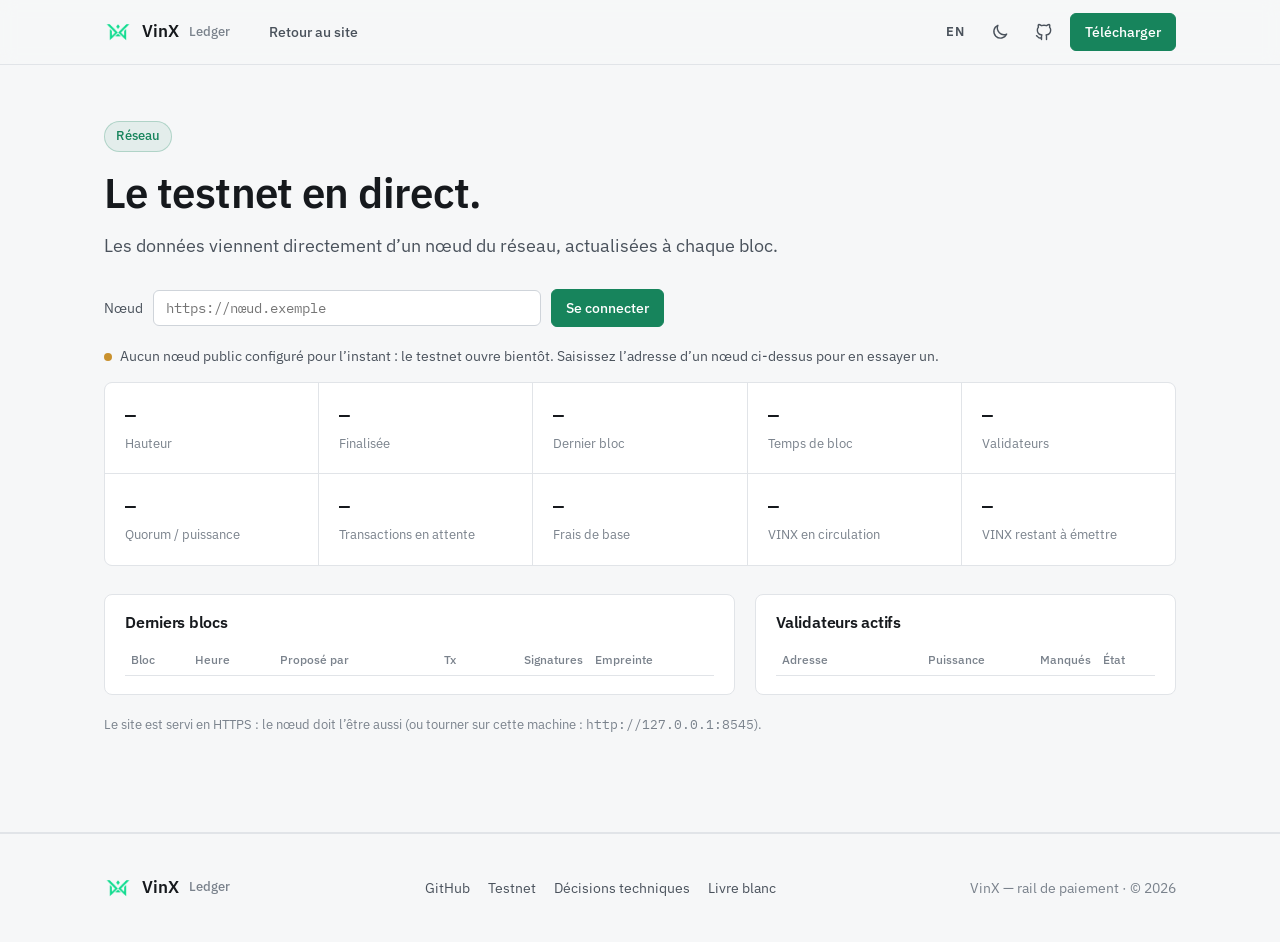
<file: reseau.html>
<!DOCTYPE html>
<html lang="fr">
<head>
<meta charset="utf-8">
<meta name="viewport" content="width=device-width, initial-scale=1">
<title>Réseau en direct — VinX Ledger</title>
<meta name="description" content="Tableau de bord en direct du testnet VinX : hauteur, blocs, validateurs, offre en circulation.">
<meta property="og:title" content="VinX Ledger — le rail de paiement léger">
<meta property="og:description" content="Un seul token, une seule fonction : payer. Définitif en quelques secondes, validable depuis chez soi.">
<meta property="og:image" content="assets/logo.png">
<link rel="icon" type="image/png" href="assets/favicon.png">
<link rel="alternate" hreflang="fr" href="https://haitodann.github.io/VinX_web/">
<link rel="alternate" hreflang="en" href="https://haitodann.github.io/VinX_web/en/">
<link rel="stylesheet" href="style.css">
<link rel="stylesheet" href="dashboard.css">
<script>try{var t=localStorage.getItem('vinx-theme');if(t)document.documentElement.dataset.theme=t}catch(e){}</script>
</head>
<body>
<svg width="0" height="0" style="position:absolute" aria-hidden="true">
  <symbol id="i-bolt" viewBox="0 0 24 24"><path d="M13 3 4 14h7l-1 7 9-11h-7z"/></symbol>
  <symbol id="i-feather" viewBox="0 0 24 24"><path d="M20 4c-7 0-13 5-13 12v4"/><path d="M7 16h6c4 0 7-5 7-12"/><path d="M4 20l7-7"/></symbol>
  <symbol id="i-receipt" viewBox="0 0 24 24"><path d="M6 3h12v18l-3-2-3 2-3-2-3 2z"/><path d="M9 8h6M9 12h6"/></symbol>
  <symbol id="i-users" viewBox="0 0 24 24"><circle cx="9" cy="8" r="3.5"/><path d="M2.5 20a6.5 6.5 0 0 1 13 0"/><circle cx="17" cy="9" r="2.5"/><path d="M16 14.5a5 5 0 0 1 5.5 5.5"/></symbol>
  <symbol id="i-check" viewBox="0 0 24 24"><path d="m5 12 4.5 4.5L19 7"/></symbol>
  <symbol id="i-shield" viewBox="0 0 24 24"><path d="M12 3l8 3v6c0 4.5-3.4 8.3-8 9-4.6-.7-8-4.5-8-9V6z"/><path d="m9 12 2 2 4-4"/></symbol>
  <symbol id="i-refresh" viewBox="0 0 24 24"><path d="M20 11a8 8 0 0 0-14.5-4.5L3 9"/><path d="M3 4v5h5"/><path d="M4 13a8 8 0 0 0 14.5 4.5L21 15"/><path d="M21 20v-5h-5"/></symbol>
  <symbol id="i-globe" viewBox="0 0 24 24"><circle cx="12" cy="12" r="9"/><path d="M3 12h18M12 3a14 14 0 0 1 0 18M12 3a14 14 0 0 0 0 18"/></symbol>
  <symbol id="i-code" viewBox="0 0 24 24"><path d="m8 7-5 5 5 5M16 7l5 5-5 5"/></symbol>
  <symbol id="i-qr" viewBox="0 0 24 24"><rect x="3" y="3" width="7" height="7" rx="1"/><rect x="14" y="3" width="7" height="7" rx="1"/><rect x="3" y="14" width="7" height="7" rx="1"/><path d="M14 14h3v3h-3zM20 14v.01M14 20h.01M17 20h4v-3"/></symbol>
  <symbol id="i-lock" viewBox="0 0 24 24"><rect x="5" y="11" width="14" height="10" rx="2"/><path d="M8 11V8a4 4 0 0 1 8 0v3"/></symbol>
  <symbol id="i-moon" viewBox="0 0 24 24"><path d="M20 14.5A8 8 0 0 1 9.5 4a8 8 0 1 0 10.5 10.5z"/></symbol>
  <symbol id="i-menu" viewBox="0 0 24 24"><path d="M4 7h16M4 12h16M4 17h16"/></symbol>
  <symbol id="i-dl" viewBox="0 0 24 24"><path d="M12 4v11M7 10l5 5 5-5M5 20h14"/></symbol>
  <symbol id="i-github" viewBox="0 0 24 24"><path d="M9 19c-4 1.5-4-2-6-2.5M15 21v-3.5c0-1 .1-1.4-.5-2 2.8-.3 5.5-1.4 5.5-6a4.6 4.6 0 0 0-1.3-3.2 4.2 4.2 0 0 0-.1-3.2s-1.1-.3-3.5 1.3a12 12 0 0 0-6.2 0C6.5 2.8 5.4 3.1 5.4 3.1a4.2 4.2 0 0 0-.1 3.2A4.6 4.6 0 0 0 4 9.5c0 4.6 2.7 5.7 5.5 6-.6.6-.6 1.2-.5 2V21"/></symbol>
</svg>

<header>
  <div class="wrap bar">
    <a class="brand" href="./"><img src="assets/logo.png" alt="">VinX <small>Ledger</small></a>
    <nav class="main" id="nav"><a href="./">Retour au site</a></nav>
    <div class="right">
      <a class="icon-btn lang" href="en/network.html" hreflang="en" title="English">EN</a>
      <button class="icon-btn" id="theme" title="Thème clair / sombre" aria-label="Changer de thème"><svg class="i"><use href="#i-moon"/></svg></button>
      <a class="icon-btn" href="https://github.com/HaitoDann/VinX-Ledger" title="Code source" aria-label="Code source sur GitHub"><svg class="i"><use href="#i-github"/></svg></a>
      <a class="btn small" href="./#telecharger">Télécharger</a>
      <button class="icon-btn menu-btn" id="menu" aria-label="Menu"><svg class="i"><use href="#i-menu"/></svg></button>
    </div>
  </div>
</header>

<main id="top">
  <section class="dash">
    <div class="wrap">
      <div class="section-head">
        <span class="eyebrow">Réseau</span>
        <h1>Le testnet en direct.</h1>
        <p>Les données viennent directement d’un nœud du réseau, actualisées à chaque bloc.</p>
      </div>
      <form class="api-form" id="api-form">
        <label for="api">Nœud</label>
        <input id="api" type="url" placeholder="https://nœud.exemple" spellcheck="false" autocomplete="off">
        <button class="btn small" type="submit">Se connecter</button>
      </form>
      <div class="live-state" id="d-state"><span class="dot"></span><span id="d-txt"></span></div>
      <div class="live kpis"><div><b id="k-height">—</b><span>Hauteur</span></div><div><b id="k-final">—</b><span>Finalisée</span></div><div><b id="k-age">—</b><span>Dernier bloc</span></div><div><b id="k-bt">—</b><span>Temps de bloc</span></div><div><b id="k-vals">—</b><span>Validateurs</span></div><div><b id="k-quorum">—</b><span>Quorum / puissance</span></div><div><b id="k-mempool">—</b><span>Transactions en attente</span></div><div><b id="k-fee">—</b><span>Frais de base</span></div><div><b id="k-supply">—</b><span>VINX en circulation</span></div><div><b id="k-left">—</b><span>VINX restant à émettre</span></div></div>
      <div class="dash-grid">
        <div class="panel">
          <h3>Derniers blocs</h3>
          <div class="scroll"><table><thead><tr><th class="">Bloc</th><th class="">Heure</th><th class="">Proposé par</th><th class="num">Tx</th><th class="num">Signatures</th><th class="">Empreinte</th></tr></thead><tbody id="d-blocks"></tbody></table></div>
        </div>
        <div class="panel">
          <h3>Validateurs actifs</h3>
          <div class="scroll"><table><thead><tr><th class="">Adresse</th><th class="num">Puissance</th><th class="num">Manqués</th><th class="">État</th></tr></thead><tbody id="d-vals"></tbody></table></div>
        </div>
      </div>
      <p class="note">Le site est servi en HTTPS : le nœud doit l’être aussi (ou tourner sur cette machine : <span class="mono">http://127.0.0.1:8545</span>).</p>
    </div>
  </section>
</main>

<footer>
  <div class="wrap">
    <a class="brand" href="./"><img src="assets/logo.png" alt="">VinX <small>Ledger</small></a>
    <nav>
      <a href="https://github.com/HaitoDann/VinX-Ledger">GitHub</a>
      <a href="https://github.com/HaitoDann/VinX-Ledger/blob/main/TESTNET.md">Testnet</a>
      <a href="https://github.com/HaitoDann/VinX-Ledger/tree/main/docs/adr">Décisions techniques</a>
      <a href="https://github.com/HaitoDann/VinX-Ledger/blob/main/whitepaper.md">Livre blanc</a>
    </nav>
    <span>VinX — rail de paiement · © 2026</span>
  </div>
</footer>

<script src="config.js"></script>
<script src="dashboard.js"></script>
<script src="site.js"></script>
</body>
</html>
</file>
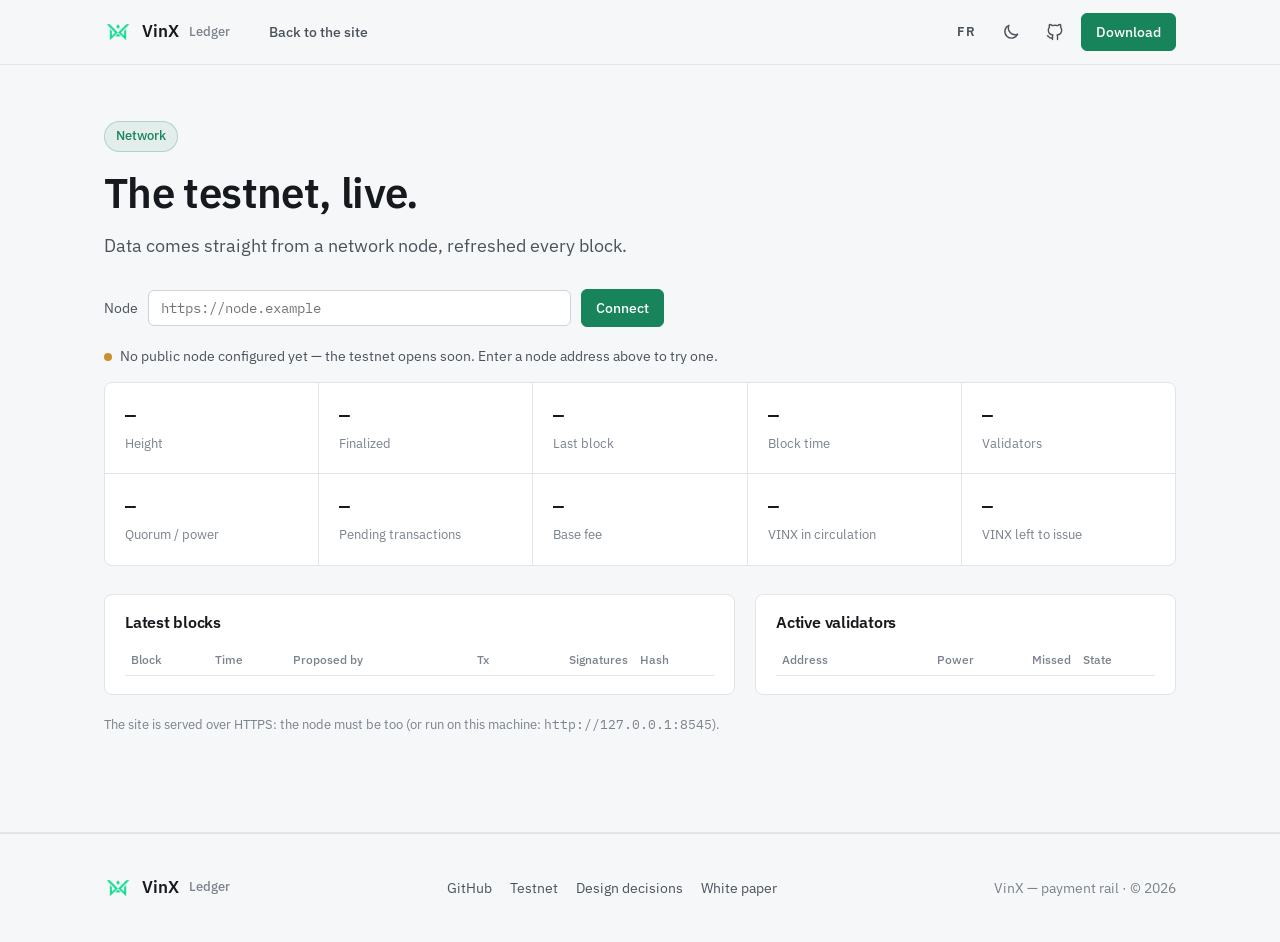
<file: en/network.html>
<!DOCTYPE html>
<html lang="en">
<head>
<meta charset="utf-8">
<meta name="viewport" content="width=device-width, initial-scale=1">
<title>Live network — VinX Ledger</title>
<meta name="description" content="Live dashboard of the VinX testnet: height, blocks, validators, circulating supply.">
<meta property="og:title" content="VinX Ledger — the lightweight payment rail">
<meta property="og:description" content="One token, one job: payments. Final in seconds, validated from home.">
<meta property="og:image" content="../assets/logo.png">
<link rel="icon" type="image/png" href="../assets/favicon.png">
<link rel="alternate" hreflang="fr" href="https://haitodann.github.io/VinX_web/">
<link rel="alternate" hreflang="en" href="https://haitodann.github.io/VinX_web/en/">
<link rel="stylesheet" href="../style.css">
<link rel="stylesheet" href="../dashboard.css">
<script>try{var t=localStorage.getItem('vinx-theme');if(t)document.documentElement.dataset.theme=t}catch(e){}</script>
</head>
<body>
<svg width="0" height="0" style="position:absolute" aria-hidden="true">
  <symbol id="i-bolt" viewBox="0 0 24 24"><path d="M13 3 4 14h7l-1 7 9-11h-7z"/></symbol>
  <symbol id="i-feather" viewBox="0 0 24 24"><path d="M20 4c-7 0-13 5-13 12v4"/><path d="M7 16h6c4 0 7-5 7-12"/><path d="M4 20l7-7"/></symbol>
  <symbol id="i-receipt" viewBox="0 0 24 24"><path d="M6 3h12v18l-3-2-3 2-3-2-3 2z"/><path d="M9 8h6M9 12h6"/></symbol>
  <symbol id="i-users" viewBox="0 0 24 24"><circle cx="9" cy="8" r="3.5"/><path d="M2.5 20a6.5 6.5 0 0 1 13 0"/><circle cx="17" cy="9" r="2.5"/><path d="M16 14.5a5 5 0 0 1 5.5 5.5"/></symbol>
  <symbol id="i-check" viewBox="0 0 24 24"><path d="m5 12 4.5 4.5L19 7"/></symbol>
  <symbol id="i-shield" viewBox="0 0 24 24"><path d="M12 3l8 3v6c0 4.5-3.4 8.3-8 9-4.6-.7-8-4.5-8-9V6z"/><path d="m9 12 2 2 4-4"/></symbol>
  <symbol id="i-refresh" viewBox="0 0 24 24"><path d="M20 11a8 8 0 0 0-14.5-4.5L3 9"/><path d="M3 4v5h5"/><path d="M4 13a8 8 0 0 0 14.5 4.5L21 15"/><path d="M21 20v-5h-5"/></symbol>
  <symbol id="i-globe" viewBox="0 0 24 24"><circle cx="12" cy="12" r="9"/><path d="M3 12h18M12 3a14 14 0 0 1 0 18M12 3a14 14 0 0 0 0 18"/></symbol>
  <symbol id="i-code" viewBox="0 0 24 24"><path d="m8 7-5 5 5 5M16 7l5 5-5 5"/></symbol>
  <symbol id="i-qr" viewBox="0 0 24 24"><rect x="3" y="3" width="7" height="7" rx="1"/><rect x="14" y="3" width="7" height="7" rx="1"/><rect x="3" y="14" width="7" height="7" rx="1"/><path d="M14 14h3v3h-3zM20 14v.01M14 20h.01M17 20h4v-3"/></symbol>
  <symbol id="i-lock" viewBox="0 0 24 24"><rect x="5" y="11" width="14" height="10" rx="2"/><path d="M8 11V8a4 4 0 0 1 8 0v3"/></symbol>
  <symbol id="i-moon" viewBox="0 0 24 24"><path d="M20 14.5A8 8 0 0 1 9.5 4a8 8 0 1 0 10.5 10.5z"/></symbol>
  <symbol id="i-menu" viewBox="0 0 24 24"><path d="M4 7h16M4 12h16M4 17h16"/></symbol>
  <symbol id="i-dl" viewBox="0 0 24 24"><path d="M12 4v11M7 10l5 5 5-5M5 20h14"/></symbol>
  <symbol id="i-github" viewBox="0 0 24 24"><path d="M9 19c-4 1.5-4-2-6-2.5M15 21v-3.5c0-1 .1-1.4-.5-2 2.8-.3 5.5-1.4 5.5-6a4.6 4.6 0 0 0-1.3-3.2 4.2 4.2 0 0 0-.1-3.2s-1.1-.3-3.5 1.3a12 12 0 0 0-6.2 0C6.5 2.8 5.4 3.1 5.4 3.1a4.2 4.2 0 0 0-.1 3.2A4.6 4.6 0 0 0 4 9.5c0 4.6 2.7 5.7 5.5 6-.6.6-.6 1.2-.5 2V21"/></symbol>
</svg>

<header>
  <div class="wrap bar">
    <a class="brand" href="./"><img src="../assets/logo.png" alt="">VinX <small>Ledger</small></a>
    <nav class="main" id="nav"><a href="./">Back to the site</a></nav>
    <div class="right">
      <a class="icon-btn lang" href="../reseau.html" hreflang="fr" title="Français">FR</a>
      <button class="icon-btn" id="theme" title="Light / dark theme" aria-label="Switch theme"><svg class="i"><use href="#i-moon"/></svg></button>
      <a class="icon-btn" href="https://github.com/HaitoDann/VinX-Ledger" title="Source code" aria-label="Source code on GitHub"><svg class="i"><use href="#i-github"/></svg></a>
      <a class="btn small" href="./#telecharger">Download</a>
      <button class="icon-btn menu-btn" id="menu" aria-label="Menu"><svg class="i"><use href="#i-menu"/></svg></button>
    </div>
  </div>
</header>

<main id="top">
  <section class="dash">
    <div class="wrap">
      <div class="section-head">
        <span class="eyebrow">Network</span>
        <h1>The testnet, live.</h1>
        <p>Data comes straight from a network node, refreshed every block.</p>
      </div>
      <form class="api-form" id="api-form">
        <label for="api">Node</label>
        <input id="api" type="url" placeholder="https://node.example" spellcheck="false" autocomplete="off">
        <button class="btn small" type="submit">Connect</button>
      </form>
      <div class="live-state" id="d-state"><span class="dot"></span><span id="d-txt"></span></div>
      <div class="live kpis"><div><b id="k-height">—</b><span>Height</span></div><div><b id="k-final">—</b><span>Finalized</span></div><div><b id="k-age">—</b><span>Last block</span></div><div><b id="k-bt">—</b><span>Block time</span></div><div><b id="k-vals">—</b><span>Validators</span></div><div><b id="k-quorum">—</b><span>Quorum / power</span></div><div><b id="k-mempool">—</b><span>Pending transactions</span></div><div><b id="k-fee">—</b><span>Base fee</span></div><div><b id="k-supply">—</b><span>VINX in circulation</span></div><div><b id="k-left">—</b><span>VINX left to issue</span></div></div>
      <div class="dash-grid">
        <div class="panel">
          <h3>Latest blocks</h3>
          <div class="scroll"><table><thead><tr><th class="">Block</th><th class="">Time</th><th class="">Proposed by</th><th class="num">Tx</th><th class="num">Signatures</th><th class="">Hash</th></tr></thead><tbody id="d-blocks"></tbody></table></div>
        </div>
        <div class="panel">
          <h3>Active validators</h3>
          <div class="scroll"><table><thead><tr><th class="">Address</th><th class="num">Power</th><th class="num">Missed</th><th class="">State</th></tr></thead><tbody id="d-vals"></tbody></table></div>
        </div>
      </div>
      <p class="note">The site is served over HTTPS: the node must be too (or run on this machine: <span class="mono">http://127.0.0.1:8545</span>).</p>
    </div>
  </section>
</main>

<footer>
  <div class="wrap">
    <a class="brand" href="./"><img src="../assets/logo.png" alt="">VinX <small>Ledger</small></a>
    <nav>
      <a href="https://github.com/HaitoDann/VinX-Ledger">GitHub</a>
      <a href="https://github.com/HaitoDann/VinX-Ledger/blob/main/TESTNET.md">Testnet</a>
      <a href="https://github.com/HaitoDann/VinX-Ledger/tree/main/docs/adr">Design decisions</a>
      <a href="https://github.com/HaitoDann/VinX-Ledger/blob/main/whitepaper.md">White paper</a>
    </nav>
    <span>VinX — payment rail · © 2026</span>
  </div>
</footer>

<script src="../config.js"></script>
<script src="../dashboard.js"></script>
<script src="../site.js"></script>
</body>
</html>
</file>
<file: style.css>
/* VinX — site vitrine. Même charte que l'interface web et l'application (ARCHI « PRO v4 ») :
   neutres froids, un seul accent, surfaces à plat avec filet fin, aucune ombre décorative,
   IBM Plex, icônes SVG ligne. */
@font-face{font-family:'IBM Plex Sans';font-weight:400;font-display:swap;src:url(assets/fonts/ibm-plex-sans-latin-400-normal.woff2) format('woff2')}
@font-face{font-family:'IBM Plex Sans';font-weight:500;font-display:swap;src:url(assets/fonts/ibm-plex-sans-latin-500-normal.woff2) format('woff2')}
@font-face{font-family:'IBM Plex Sans';font-weight:600;font-display:swap;src:url(assets/fonts/ibm-plex-sans-latin-600-normal.woff2) format('woff2')}
@font-face{font-family:'IBM Plex Mono';font-weight:400;font-display:swap;src:url(assets/fonts/ibm-plex-mono-latin-400-normal.woff2) format('woff2')}
@font-face{font-family:'IBM Plex Mono';font-weight:500;font-display:swap;src:url(assets/fonts/ibm-plex-mono-latin-500-normal.woff2) format('woff2')}

:root{
  --bg:#0e1013; --surface:#15181c; --surface-2:#1a1e23; --elevated:#20252b;
  --border:#262b32; --border-2:#323841;
  --text:#e7e9ec; --dim:#a4abb4; --muted:#6e7681;
  --accent:#3dbf8c; --accent-2:#2f9e73; --on-accent:#06140e;
  --accent-soft:rgba(61,191,140,.10); --accent-line:rgba(61,191,140,.28);
  --ok:#3fa66b; --warn:#c9912e;
  --r:6px; --r-lg:8px;
  --font:'IBM Plex Sans',system-ui,-apple-system,'Segoe UI',sans-serif;
  --mono:'IBM Plex Mono',ui-monospace,'SFMono-Regular',monospace;
  --wrap:1120px;
  color-scheme:dark;
}
:root[data-theme="light"]{
  --bg:#f6f7f8; --surface:#ffffff; --surface-2:#f1f3f5; --elevated:#e9ecef;
  --border:#e1e4e8; --border-2:#cfd4da;
  --text:#16191d; --dim:#4a525c; --muted:#7a828c;
  --accent:#17845c; --accent-2:#11694a; --on-accent:#ffffff;
  --accent-soft:rgba(23,132,92,.08); --accent-line:rgba(23,132,92,.25);
  color-scheme:light;
}
@media (prefers-color-scheme: light){
  :root:not([data-theme="dark"]){
    --bg:#f6f7f8; --surface:#ffffff; --surface-2:#f1f3f5; --elevated:#e9ecef;
    --border:#e1e4e8; --border-2:#cfd4da;
    --text:#16191d; --dim:#4a525c; --muted:#7a828c;
    --accent:#17845c; --accent-2:#11694a; --on-accent:#ffffff;
    --accent-soft:rgba(23,132,92,.08); --accent-line:rgba(23,132,92,.25);
    color-scheme:light;
  }
}

*{box-sizing:border-box}
html{scroll-behavior:smooth;scroll-padding-top:72px}
body{margin:0;background:var(--bg);color:var(--text);font:16px/1.6 var(--font);-webkit-font-smoothing:antialiased}
h1,h2,h3{font-weight:600;letter-spacing:-.015em;margin:0;line-height:1.2}
p{margin:0}
a{color:var(--accent);text-decoration:none}
a:hover{color:var(--accent-2)}
:focus-visible{outline:2px solid var(--accent);outline-offset:3px}
.mono{font-family:var(--mono);font-variant-numeric:tabular-nums}
svg.i{width:20px;height:20px;fill:none;stroke:currentColor;stroke-width:1.7;stroke-linecap:round;stroke-linejoin:round;flex:none}
.wrap{max-width:var(--wrap);margin:0 auto;padding:0 24px}

/* Boutons */
.btn{display:inline-flex;align-items:center;justify-content:center;gap:8px;font:inherit;font-weight:500;font-size:15px;
  padding:11px 20px;border-radius:var(--r);border:1px solid var(--accent);background:var(--accent);color:var(--on-accent);cursor:pointer}
.btn:hover{background:var(--accent-2);border-color:var(--accent-2);color:var(--on-accent)}
.btn.ghost{background:transparent;color:var(--text);border-color:var(--border-2)}
.btn.ghost:hover{background:var(--surface-2);color:var(--text)}
.btn.small{padding:7px 14px;font-size:14px}
.icon-btn{background:transparent;border:1px solid transparent;color:var(--dim);border-radius:var(--r);padding:7px;cursor:pointer;display:inline-flex}
.icon-btn:hover{background:var(--surface-2);color:var(--text)}

/* En-tête */
header{position:sticky;top:0;z-index:20;background:color-mix(in srgb,var(--bg) 88%,transparent);
  backdrop-filter:saturate(1.2) blur(8px);border-bottom:1px solid var(--border)}
.bar{display:flex;align-items:center;gap:28px;height:64px}
.brand{display:flex;align-items:center;gap:10px;font-weight:600;font-size:17px;color:var(--text)}
.brand:hover{color:var(--text)}
.brand img{height:28px;width:auto}
.brand small{font-weight:500;color:var(--muted);font-size:13px}
nav.main{display:flex;gap:4px}
nav.main a{color:var(--dim);font-weight:500;font-size:14px;padding:7px 11px;border-radius:var(--r)}
nav.main a:hover{color:var(--text);background:var(--surface-2)}
.bar .right{margin-left:auto;display:flex;align-items:center;gap:8px}
.menu-btn{display:none}

/* Sections */
section{padding:96px 0;border-bottom:1px solid var(--border)}
.eyebrow{display:inline-flex;align-items:center;gap:8px;font-size:13px;font-weight:500;color:var(--accent);
  background:var(--accent-soft);border:1px solid var(--accent-line);padding:4px 11px;border-radius:999px}
.section-head{max-width:680px;margin-bottom:48px}
.section-head h2{font-size:clamp(28px,3.4vw,38px);margin-top:16px}
.section-head p{color:var(--dim);font-size:18px;margin-top:14px}

/* Héros */
.hero{padding:88px 0 72px}
.hero-grid{display:grid;grid-template-columns:minmax(0,1.1fr) minmax(0,.9fr);gap:56px;align-items:center}
.hero h1{font-size:clamp(38px,5.6vw,64px);margin-top:20px;letter-spacing:-.03em}
.hero h1 em{font-style:normal;color:var(--accent)}
.hero .lead{color:var(--dim);font-size:19px;margin-top:20px;max-width:560px}
.hero .ctas{display:flex;gap:12px;flex-wrap:wrap;margin-top:32px}
.facts{display:grid;grid-template-columns:repeat(4,1fr);gap:1px;background:var(--border);border:1px solid var(--border);
  border-radius:var(--r-lg);overflow:hidden;margin-top:56px}
.facts div{background:var(--surface);padding:18px 20px}
.facts b{display:block;font-family:var(--mono);font-size:22px;font-weight:500}
.facts span{color:var(--muted);font-size:13px}

/* Carte « paiement » du héros */
.pay{background:var(--surface);border:1px solid var(--border);border-radius:12px;padding:24px}
.pay-top{display:flex;align-items:center;justify-content:space-between;color:var(--muted);font-size:13px}
.pay-amount{font-family:var(--mono);font-size:40px;font-weight:500;margin:14px 0 2px;letter-spacing:-.02em}
.pay-amount small{font-family:var(--font);font-size:16px;color:var(--muted);margin-left:6px}
.pay-to{color:var(--dim);font-size:14px}
.pay-rows{margin-top:20px;border:1px solid var(--border);border-radius:var(--r);font-size:14px}
.pay-rows div{display:flex;justify-content:space-between;padding:10px 14px;border-bottom:1px solid var(--border)}
.pay-rows div:last-child{border-bottom:0}
.pay-rows span:first-child{color:var(--muted)}
.pay-status{display:flex;align-items:center;gap:10px;margin-top:18px;padding:12px 14px;border-radius:var(--r);
  background:var(--accent-soft);border:1px solid var(--accent-line);font-weight:500;font-size:14px}
.pay-status .dot{width:8px;height:8px;border-radius:50%;background:var(--ok)}
.pay-steps{display:flex;gap:6px;margin-top:16px}
.pay-steps i{flex:1;height:3px;border-radius:2px;background:var(--accent)}

/* Grilles de cartes */
.grid{display:grid;gap:16px}
.g2{grid-template-columns:repeat(2,minmax(0,1fr))}
.g3{grid-template-columns:repeat(3,minmax(0,1fr))}
.g4{grid-template-columns:repeat(4,minmax(0,1fr))}
.card{background:var(--surface);border:1px solid var(--border);border-radius:var(--r-lg);padding:26px}
.card h3{font-size:18px;margin-top:16px}
.card p{color:var(--dim);font-size:15px;margin-top:8px}
.ico{width:42px;height:42px;border-radius:var(--r);display:grid;place-items:center;background:var(--accent-soft);color:var(--accent)}

/* Étapes */
.steps{counter-reset:s;display:grid;grid-template-columns:repeat(3,minmax(0,1fr));gap:16px}
.step{position:relative;padding:26px;border:1px solid var(--border);border-radius:var(--r-lg);background:var(--surface)}
.step::before{counter-increment:s;content:counter(s);display:grid;place-items:center;width:30px;height:30px;border-radius:50%;
  border:1px solid var(--accent);color:var(--accent);font-weight:600;font-size:14px}
.step h3{font-size:17px;margin-top:16px}
.step p{color:var(--dim);font-size:15px;margin-top:8px}

/* Bloc deux colonnes */
.split{display:grid;grid-template-columns:minmax(0,1fr) minmax(0,1fr);gap:48px;align-items:center}
.list{list-style:none;padding:0;margin:24px 0 0;display:flex;flex-direction:column;gap:14px}
.list li{display:flex;gap:12px;color:var(--dim)}
.list li b{color:var(--text);font-weight:500}
.list svg{color:var(--accent);margin-top:3px}

/* Maquette « Valider » */
.val{background:var(--surface);border:1px solid var(--border);border-radius:12px;padding:24px}
.val-head{display:flex;align-items:center;gap:14px}
.val-head h3{font-size:17px}
.val-head p{color:var(--muted);font-size:13px}
.switch{margin-left:auto;width:50px;height:28px;border-radius:14px;background:var(--accent);position:relative;flex:none}
.switch::after{content:"";position:absolute;top:3px;left:25px;width:22px;height:22px;border-radius:50%;background:#fff}
.track{margin-top:18px}
.track>div{display:flex;gap:12px;padding:12px 0;border-top:1px solid var(--border);font-size:14px}
.track .n{width:24px;height:24px;border-radius:50%;display:grid;place-items:center;font-size:12px;font-weight:600;flex:none;
  border:1px solid var(--border-2);color:var(--muted)}
.track .done .n{background:var(--accent);border-color:var(--accent);color:var(--on-accent)}
.track .now .n{border-color:var(--accent);color:var(--accent)}
.track b{font-weight:500;display:block}
.track span{color:var(--muted);font-size:13px}

/* Économie */
.bars{margin-top:8px}
.bar-row{margin-top:18px}
.bar-row .lbl{display:flex;justify-content:space-between;font-size:14px;color:var(--dim)}
.bar-row .lbl b{color:var(--text);font-weight:500;font-family:var(--mono)}
.meter{height:8px;border-radius:4px;background:var(--surface-2);margin-top:8px;overflow:hidden}
.meter i{display:block;height:100%;background:var(--accent);border-radius:4px}
.meter i.alt{background:var(--accent-line)}

/* Code */
pre{margin:0;background:var(--surface);border:1px solid var(--border);border-radius:var(--r-lg);padding:20px 22px;
  overflow-x:auto;font:13.5px/1.7 var(--mono);color:var(--dim)}
pre .c{color:var(--muted)}
pre .k{color:var(--accent)}

/* Feuille de route */
.road{display:grid;grid-template-columns:repeat(4,minmax(0,1fr));gap:16px}
.phase{border:1px solid var(--border);border-radius:var(--r-lg);padding:22px;background:var(--surface)}
.phase .tag{font-size:12px;font-weight:600;letter-spacing:.04em;text-transform:uppercase;color:var(--muted)}
.phase.done .tag{color:var(--ok)}
.phase.now{border-color:var(--accent-line);background:linear-gradient(var(--accent-soft),var(--accent-soft)),var(--surface)}
.phase.now .tag{color:var(--accent)}
.phase h3{font-size:17px;margin-top:8px}
.phase ul{margin:12px 0 0;padding-left:18px;color:var(--dim);font-size:14px}
.phase li{margin:4px 0}

/* Téléchargements */
.dl{display:grid;grid-template-columns:repeat(3,minmax(0,1fr));gap:16px}
.dl a{display:flex;flex-direction:column;gap:6px;padding:22px;border:1px solid var(--border);border-radius:var(--r-lg);
  background:var(--surface);color:var(--text)}
.dl a:hover{border-color:var(--accent-line);background:var(--surface-2);color:var(--text)}
.dl b{font-size:17px;font-weight:600}
.dl span{color:var(--muted);font-size:14px}
.note{margin-top:20px;color:var(--muted);font-size:14px}

/* Réseau en direct */
.live{display:grid;grid-template-columns:repeat(4,1fr);gap:1px;background:var(--border);border:1px solid var(--border);border-radius:var(--r-lg);overflow:hidden}
.live div{background:var(--surface);padding:18px 20px}
.live b{display:block;font-family:var(--mono);font-size:20px;font-weight:500}
.live span{color:var(--muted);font-size:13px}
.live-state{display:flex;align-items:center;gap:8px;color:var(--dim);font-size:14px;margin-bottom:14px}
.live-state .dot{width:8px;height:8px;border-radius:50%;background:var(--warn)}
.live-state.on .dot{background:var(--ok)}

/* FAQ */
details{border-bottom:1px solid var(--border);padding:18px 0}
details:first-of-type{border-top:1px solid var(--border)}
summary{cursor:pointer;font-weight:500;font-size:17px;list-style:none;display:flex;justify-content:space-between;gap:16px}
summary::-webkit-details-marker{display:none}
summary::after{content:"+";color:var(--muted);font-weight:400;font-size:22px;line-height:1}
details[open] summary::after{content:"−"}
details p{color:var(--dim);margin-top:10px;max-width:760px}

/* Appel final et pied de page */
.cta{text-align:center;border-bottom:0}
.cta h2{font-size:clamp(28px,3.6vw,42px)}
.cta p{color:var(--dim);font-size:18px;margin:14px auto 0;max-width:560px}
.cta .ctas{display:flex;gap:12px;justify-content:center;flex-wrap:wrap;margin-top:28px}
footer{border-top:1px solid var(--border);padding:40px 0;color:var(--muted);font-size:14px}
footer .wrap{display:flex;flex-wrap:wrap;gap:20px;align-items:center;justify-content:space-between}
footer nav{display:flex;gap:18px;flex-wrap:wrap}
footer a{color:var(--dim)}
footer a:hover{color:var(--text)}

/* Mobile */
@media (max-width:960px){
  .hero-grid,.split{grid-template-columns:1fr;gap:40px}
  .g3,.g4,.road,.dl,.steps{grid-template-columns:repeat(2,minmax(0,1fr))}
  .facts,.live{grid-template-columns:repeat(2,1fr)}
  nav.main{display:none}
  .menu-btn{display:inline-flex}
  nav.main.open{display:flex;flex-direction:column;position:absolute;top:64px;left:0;right:0;background:var(--surface);
    border-bottom:1px solid var(--border);padding:12px 16px}
}
@media (max-width:600px){
  .wrap{padding:0 16px}
  section{padding:64px 0}
  .hero{padding:56px 0 48px}
  .g2,.g3,.g4,.road,.dl,.steps{grid-template-columns:1fr}
  .bar .right .btn{display:none}
}

/* Démo de paiement */
.demo{display:grid;grid-template-columns:minmax(0,1.15fr) minmax(0,.85fr);gap:20px;align-items:stretch}
.panel{background:var(--surface);border:1px solid var(--border);border-radius:12px;padding:24px;display:flex;flex-direction:column}
.panel-head{display:flex;align-items:center;justify-content:space-between;gap:12px;margin-bottom:18px}
.panel-head h3{font-size:16px}
.panel-head .tag{font-size:12px;color:var(--muted);border:1px solid var(--border-2);border-radius:999px;padding:2px 10px}
.field{display:block;font-size:13px;font-weight:500;color:var(--dim);margin:0 0 6px}
.input{font:inherit;width:100%;padding:10px 12px;border-radius:var(--r);border:1px solid var(--border-2);background:var(--bg);color:var(--text);outline:none}
.input:focus{border-color:var(--accent);box-shadow:0 0 0 2px var(--accent-soft)}
.fields{display:grid;grid-template-columns:1fr 1fr;gap:14px}
.till{display:grid;grid-template-columns:auto 1fr;gap:20px;align-items:center;margin-top:20px;padding-top:20px;border-top:1px solid var(--border)}
.qr-box{width:168px;height:168px;background:#fff;border-radius:var(--r-lg);display:grid;place-items:center;padding:8px;position:relative}
.qr-box svg{width:100%;height:100%}
.qr-box .paid{position:absolute;inset:0;border-radius:var(--r-lg);background:color-mix(in srgb,var(--accent) 92%,transparent);
  color:var(--on-accent);display:none;place-items:center;text-align:center;font-weight:600}
.qr-box.ok .paid{display:grid}
.uri{font-family:var(--mono);font-size:12px;color:var(--muted);word-break:break-all;margin-top:8px}
.till-amount{font-family:var(--mono);font-size:30px;font-weight:500}
.till-state{display:flex;align-items:center;gap:8px;margin-top:10px;font-size:14px;color:var(--dim)}
.till-state .dot{width:8px;height:8px;border-radius:50%;background:var(--warn);animation:blink 1.4s infinite}
.till-state.ok{color:var(--text);font-weight:500}
.till-state.ok .dot{background:var(--ok);animation:none}
@keyframes blink{50%{opacity:.3}}
.phone{margin:0 auto;width:100%;max-width:300px;border:1px solid var(--border-2);border-radius:28px;padding:14px;background:var(--bg);flex:1;display:flex}
.screen{flex:1;border-radius:18px;background:var(--surface);border:1px solid var(--border);padding:18px;display:flex;flex-direction:column;gap:12px;min-height:340px}
.screen .who{font-size:13px;color:var(--muted)}
.screen .amt{font-family:var(--mono);font-size:28px;font-weight:500}
.screen .rows{border:1px solid var(--border);border-radius:var(--r);font-size:13px}
.screen .rows div{display:flex;justify-content:space-between;gap:8px;padding:8px 10px;border-bottom:1px solid var(--border)}
.screen .rows div:last-child{border-bottom:0}
.screen .rows span:first-child{color:var(--muted)}
.screen .grow{flex:1}
.progress{height:4px;border-radius:2px;background:var(--surface-2);overflow:hidden}
.progress i{display:block;height:100%;width:0;background:var(--accent);transition:width .25s linear}
.screen .state{font-size:14px;color:var(--dim);min-height:21px}
.screen .done{display:flex;flex-direction:column;align-items:center;justify-content:center;gap:10px;flex:1;text-align:center}
.check{width:56px;height:56px;border-radius:50%;background:var(--accent);color:var(--on-accent);display:grid;place-items:center}
.check svg{width:28px;height:28px;stroke-width:2.4}
.demo-note{margin-top:16px;color:var(--muted);font-size:14px}
@media (max-width:960px){.demo{grid-template-columns:1fr}}
@media (max-width:600px){.fields{grid-template-columns:1fr}.till{grid-template-columns:1fr;justify-items:center;text-align:center}}

.icon-btn.lang{font-weight:600;font-size:13px;padding:7px 9px;letter-spacing:.02em}
</file>
<file: dashboard.css>
/* Tableau de bord du réseau (reseau.html, en/network.html). */
.dash{padding-top:56px}
.dash .section-head{margin-bottom:28px}
.dash h1{font-size:clamp(30px,3.8vw,42px);margin-top:16px}
.api-form{display:flex;align-items:center;gap:10px;margin-bottom:18px;max-width:560px}
.api-form label{color:var(--dim);font-size:14px}
.api-form input{flex:1;min-width:0;background:var(--surface);color:var(--text);border:1px solid var(--border-2);
  border-radius:var(--r);padding:8px 12px;font:14px var(--mono)}
.api-form input:focus{outline:2px solid var(--accent-line);border-color:var(--accent)}
.live-state.err .dot{background:#d0533f}
.kpis{grid-template-columns:repeat(5,1fr);margin-bottom:28px}
.kpis b{font-size:18px;white-space:nowrap;overflow:hidden;text-overflow:ellipsis}
.dash-grid{display:grid;grid-template-columns:minmax(0,3fr) minmax(0,2fr);gap:20px;align-items:start}
.panel{background:var(--surface);border:1px solid var(--border);border-radius:var(--r-lg);padding:18px 20px;min-width:0}
.panel h3{font-size:16px;margin-bottom:12px}
.scroll{overflow-x:auto}
.panel table{width:100%;border-collapse:collapse;font-size:14px}
.panel th{text-align:left;color:var(--muted);font-weight:500;font-size:12px;padding:6px;white-space:nowrap;border-bottom:1px solid var(--border)}
.panel td{padding:8px 6px;border-bottom:1px solid var(--border);white-space:nowrap}
.panel tr:last-child td{border-bottom:0}
.panel .num{text-align:right;font-variant-numeric:tabular-nums}
.mono{font-family:var(--mono);font-size:13px}
.hash{color:var(--muted)}
.tag{font:500 11px var(--font);color:var(--accent);background:var(--accent-soft);border:1px solid var(--accent-line);
  border-radius:20px;padding:1px 7px;margin-left:4px}
.pill{font-size:12px;padding:2px 8px;border-radius:20px;border:1px solid var(--border-2);color:var(--dim)}
.pill.ok{color:var(--ok);border-color:currentColor}
.pill.warn{color:var(--warn);border-color:currentColor}
.note{color:var(--muted);font-size:13px;margin-top:20px}
@media (max-width:900px){
  .kpis{grid-template-columns:repeat(2,1fr)}
  .dash-grid{grid-template-columns:minmax(0,1fr)}
  .api-form label{display:none}
  .kpis b{font-size:16px}
}
</file>
